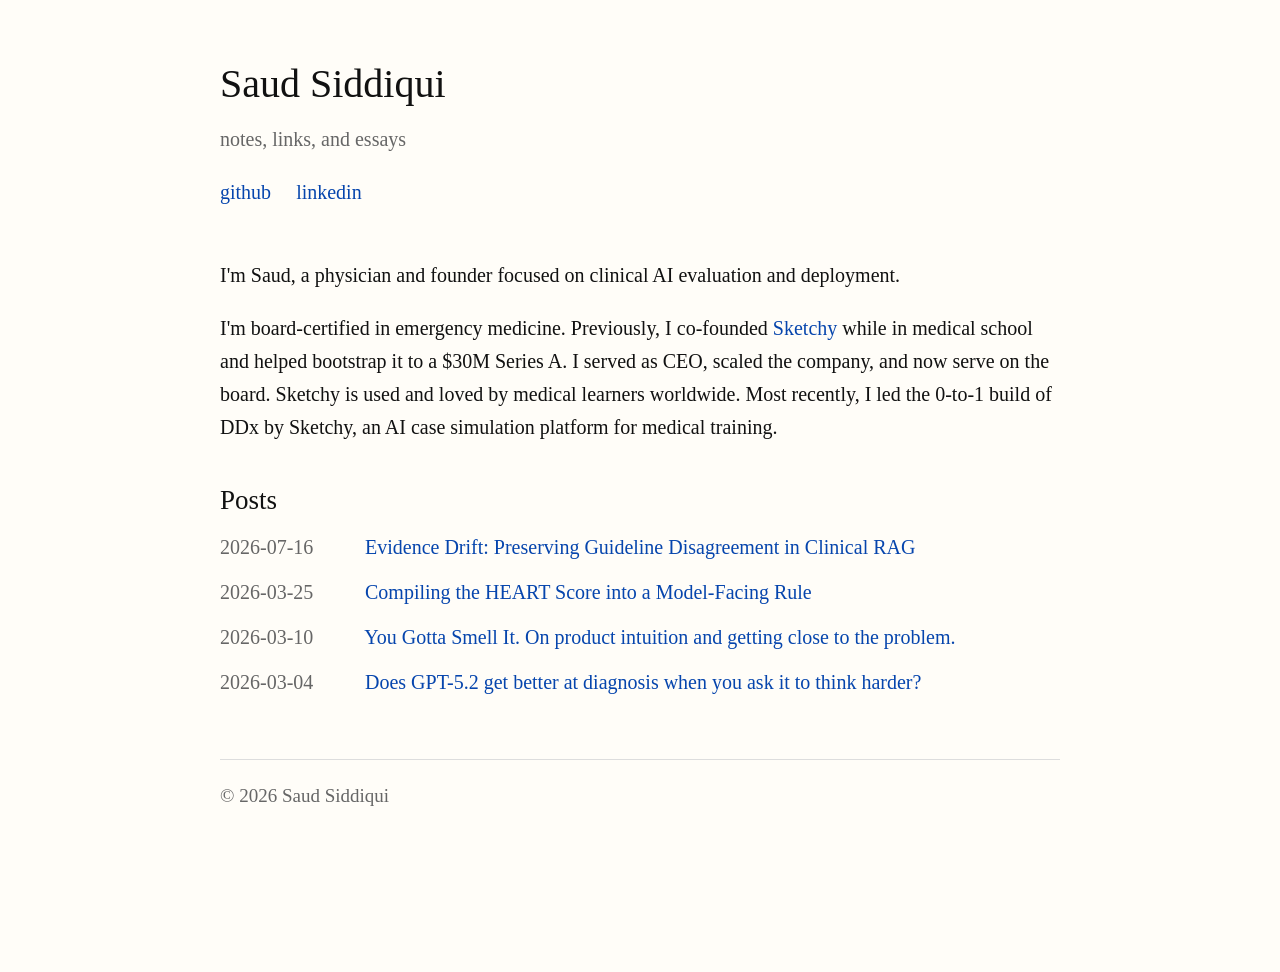
<file: index.html>
<!doctype html>
<html lang="en">
<head>
  <meta charset="utf-8">
  <meta name="viewport" content="width=device-width, initial-scale=1">
  <title>Saud Siddiqui</title>
  <meta name="description" content="Essays, notes, and projects on AI, medicine, and startups.">
  <link rel="stylesheet" href="/style.css">
</head>
<body>
  <main class="wrap">
    <header class="site-header">
      <h1><a href="/">Saud Siddiqui</a></h1>
      <p class="tagline">notes, links, and essays</p>

      <nav class="nav">
        <a href="https://github.com/sidoody">github</a>
         <a href=" https://www.linkedin.com/in/saudsiddmd/">linkedin</a>
       
      </nav>
    </header>

    <section>
      <p>
        I'm Saud, a physician and founder focused on clinical AI evaluation and deployment. 
      </p>
      <p>
        I'm board-certified in emergency medicine. Previously, I co-founded <a href="https://www.sketchy.com/">Sketchy</a> while in medical school and helped bootstrap it to a $30M Series A. I served as CEO, scaled the company, and now serve on the board. Sketchy is used and loved by medical learners worldwide. Most recently, I led the 0-to-1 build of DDx by Sketchy, an AI case simulation platform for medical training.
      </p>
    </section>

    <section>
      <h2>Posts</h2>
      <ul class="postlist">
        <li>
          <span class="date">2026-07-16</span>
          <a href="/posts/evidence-drift.html">Evidence Drift: Preserving Guideline Disagreement in Clinical RAG</a>
        </li>

        <li>
          <span class="date">2026-03-25</span>
          <a href="/posts/heart-context-pack.html">Compiling the HEART Score into a Model-Facing Rule</a>
        </li>

        <li>
          <span class="date">2026-03-10</span>
          <a href="/posts/you-gotta-smell-it.html">You Gotta Smell It. On product intuition and getting close to the problem.</a>
        </li>

        <li>
          <span class="date">2026-03-04</span>
          <a href="/posts/gpt-52-ablation.html">Does GPT-5.2 get better at diagnosis when you ask it to think harder?</a>
        </li>
      </ul>
    </section>

    <footer class="footer">
      <p>
        © 2026 Saud Siddiqui
      </p>
    </footer>
  </main>
</body>
</html>
</file>
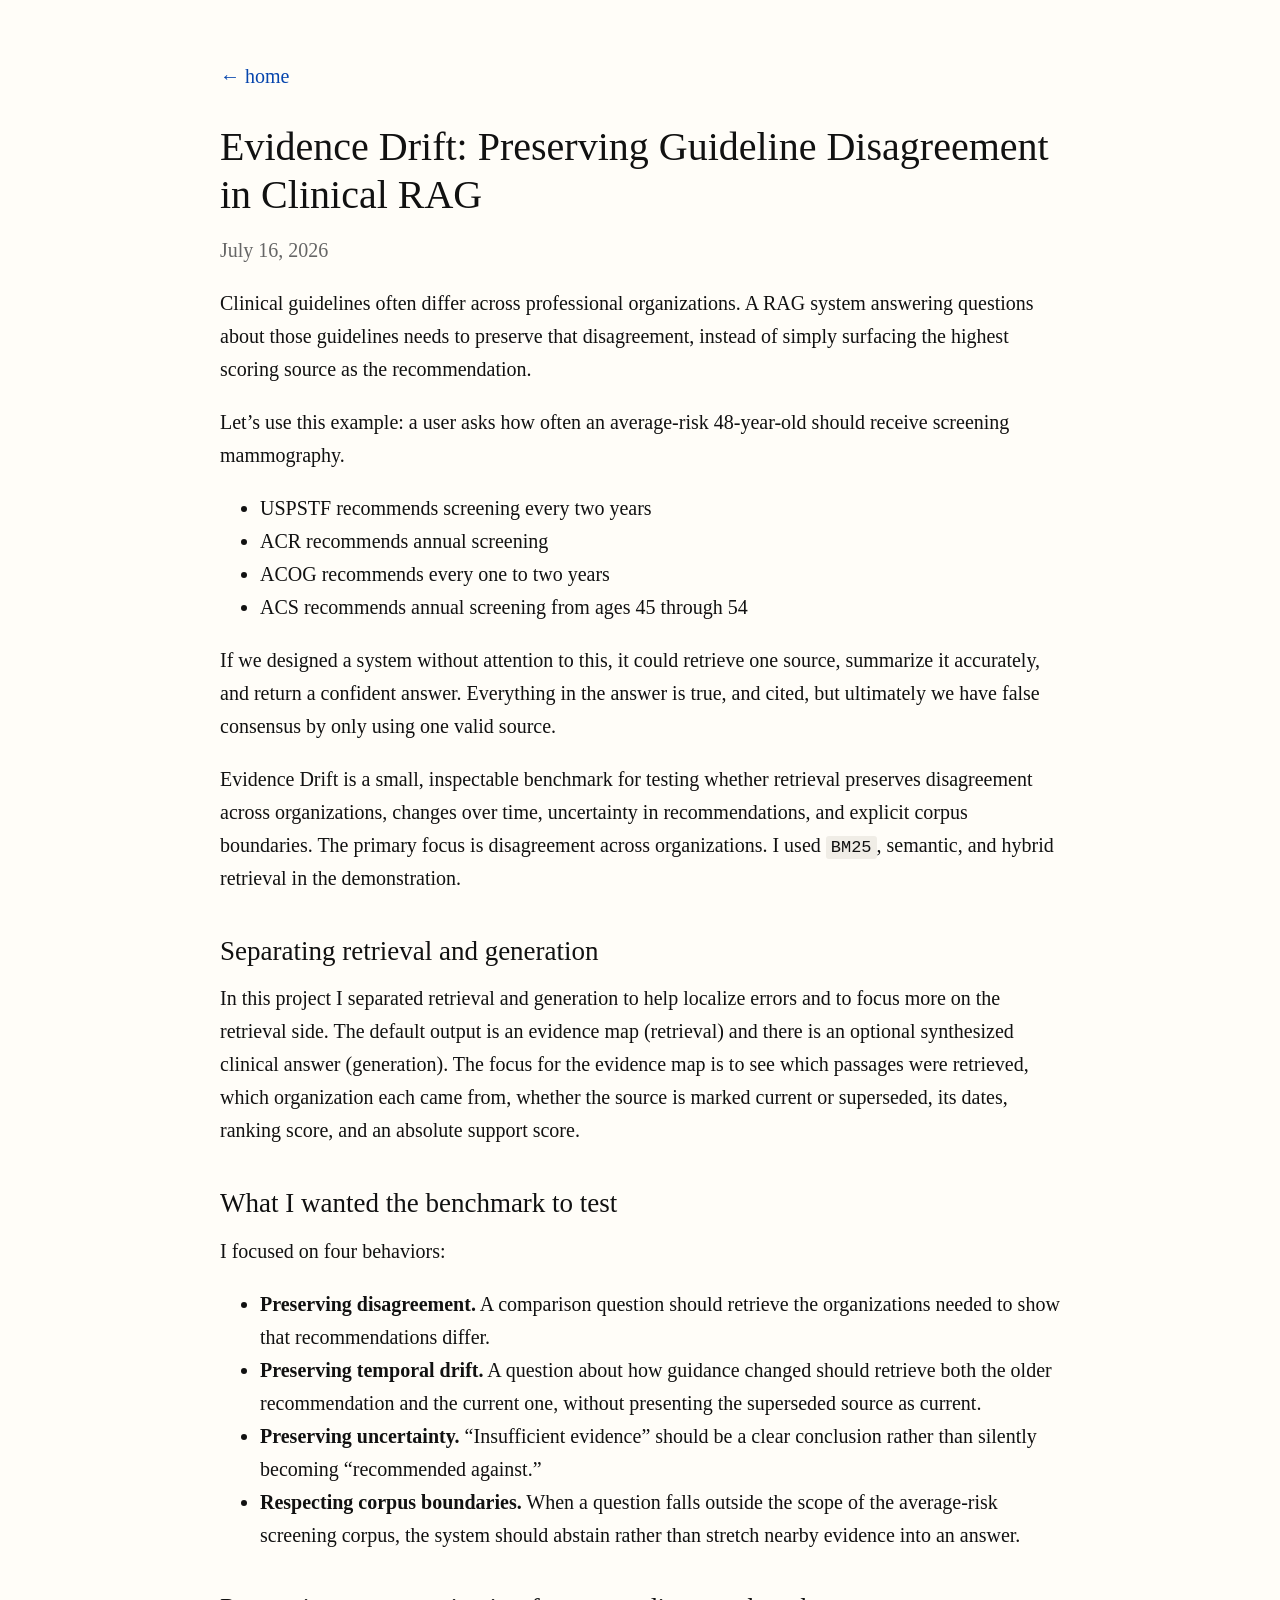
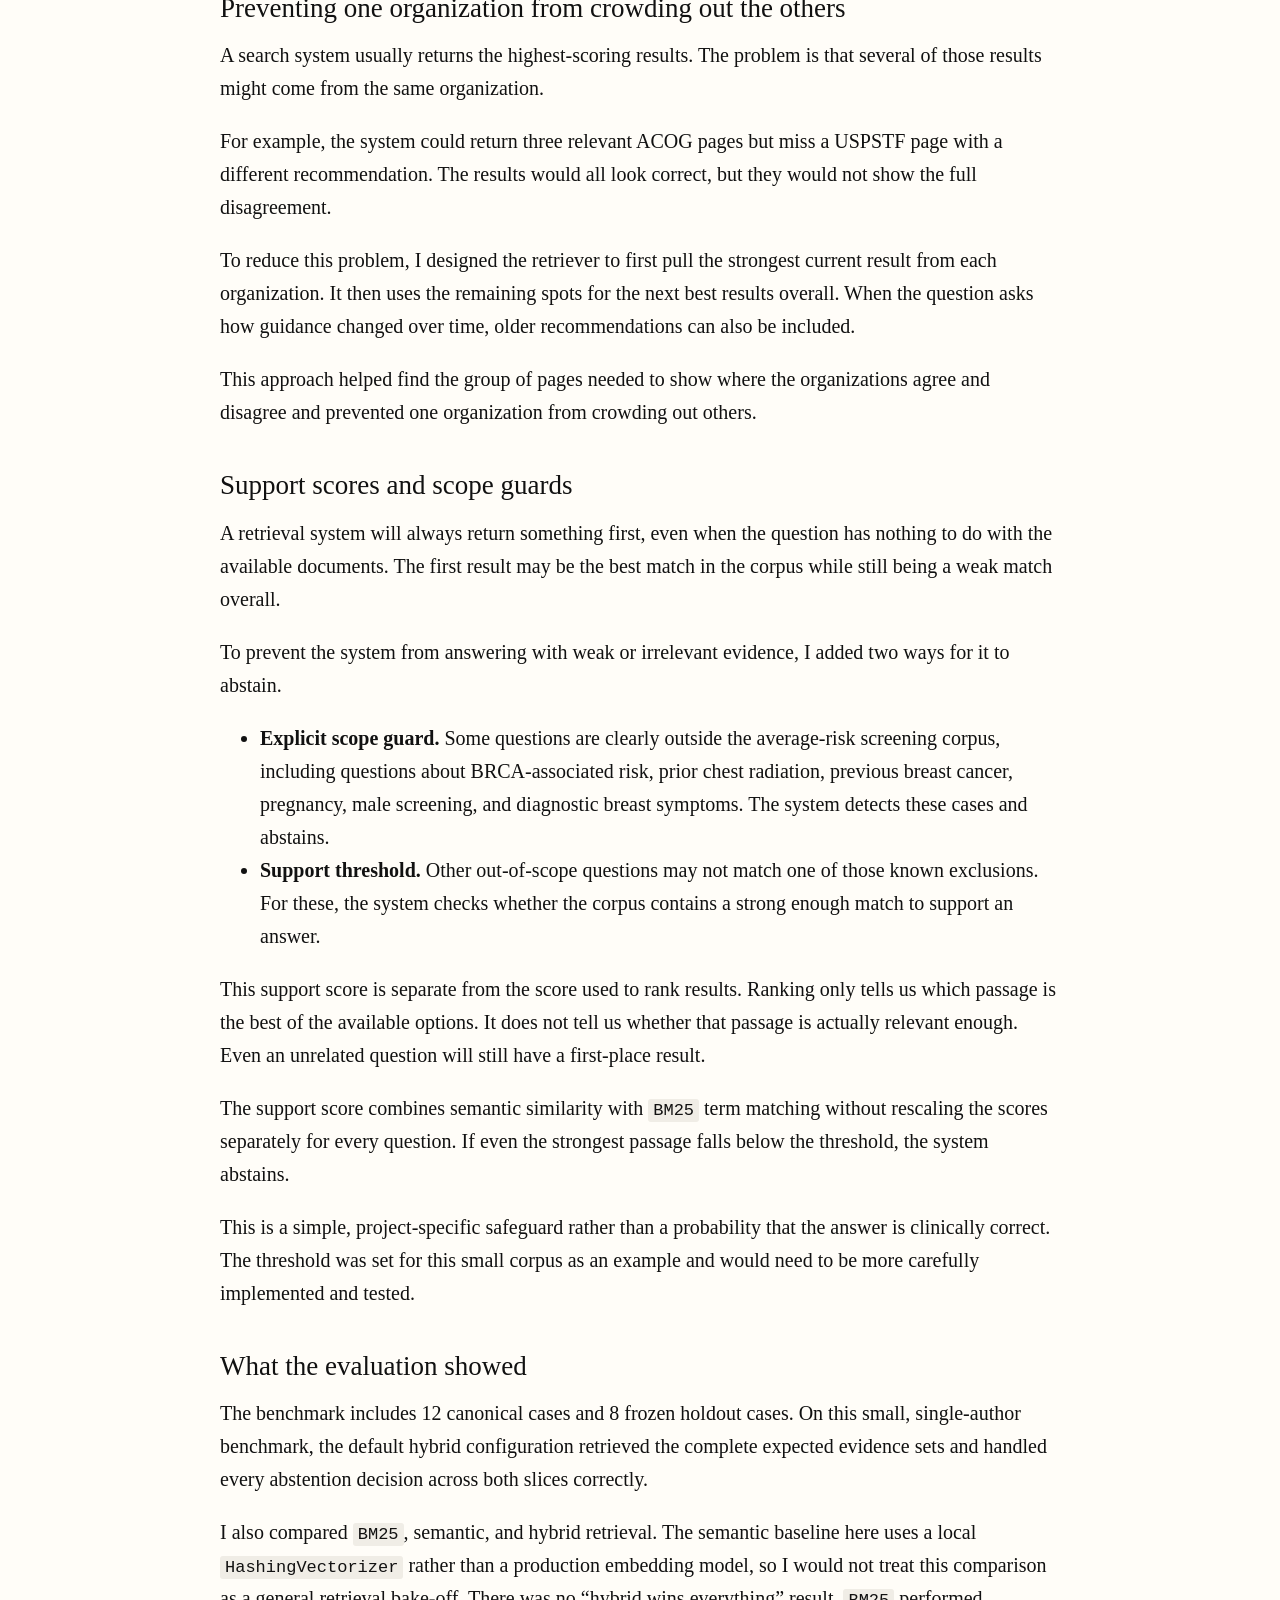
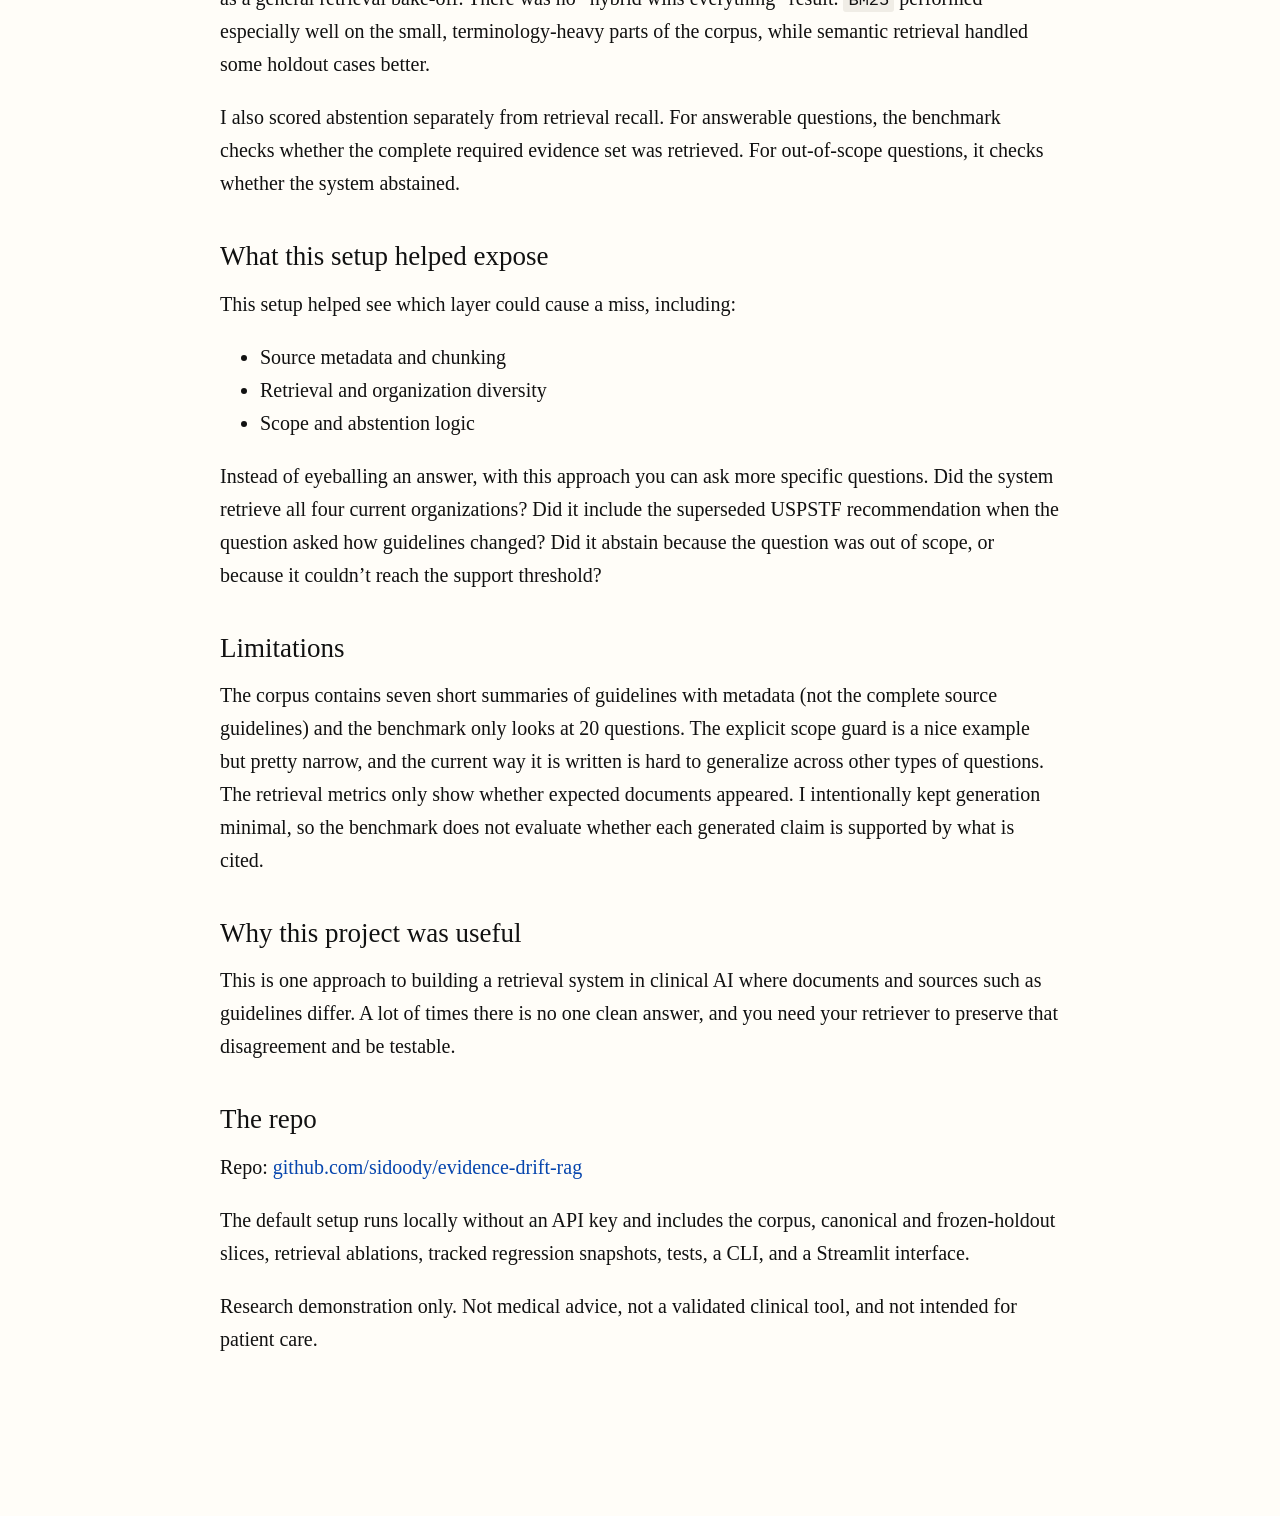
<file: posts/evidence-drift.html>
<!doctype html>
<html lang="en">
<head>
  <meta charset="utf-8">
  <meta name="viewport" content="width=device-width, initial-scale=1">
  <title>Evidence Drift: Preserving Guideline Disagreement in Clinical RAG</title>
  <meta name="description" content="A small, inspectable benchmark for testing whether clinical RAG preserves guideline disagreement, temporal drift, uncertainty, and corpus boundaries.">
  <link rel="stylesheet" href="/style.css">
</head>
<body>
  <main class="wrap">
    <p class="backlink"><a href="/">&larr; home</a></p>

    <article>
      <h1>Evidence Drift: Preserving Guideline Disagreement in Clinical RAG</h1>
      <p class="byline">July 16, 2026</p>

      <p>
        Clinical guidelines often differ across professional organizations. A RAG system answering questions about those guidelines needs to preserve that disagreement, instead of simply surfacing the highest scoring source as the recommendation.
      </p>

      <p>
        Let’s use this example: a user asks how often an average-risk 48-year-old should receive screening mammography.
      </p>

      <ul>
        <li>USPSTF recommends screening every two years</li>
        <li>ACR recommends annual screening</li>
        <li>ACOG recommends every one to two years</li>
        <li>ACS recommends annual screening from ages 45 through 54</li>
      </ul>

      <p>
        If we designed a system without attention to this, it could retrieve one source, summarize it accurately, and return a confident answer. Everything in the answer is true, and cited, but ultimately we have false consensus by only using one valid source.
      </p>

      <p>
        Evidence Drift is a small, inspectable benchmark for testing whether retrieval preserves disagreement across organizations, changes over time, uncertainty in recommendations, and explicit corpus boundaries. The primary focus is disagreement across organizations. I used <code>BM25</code>, semantic, and hybrid retrieval in the demonstration.
      </p>
      

      <h2>Separating retrieval and generation</h2>

      <p>
        In this project I separated retrieval and generation to help localize errors and to focus more on the retrieval side. The default output is an evidence map (retrieval) and there is an optional synthesized clinical answer (generation). The focus for the evidence map is to see which passages were retrieved, which organization each came from, whether the source is marked current or superseded, its dates, ranking score, and an absolute support score.
      </p>

      <h2>What I wanted the benchmark to test</h2>

      <p>
        I focused on four behaviors:
      </p>

      <ul>
        <li><strong>Preserving disagreement.</strong> A comparison question should retrieve the organizations needed to show that recommendations differ.</li>
        <li><strong>Preserving temporal drift.</strong> A question about how guidance changed should retrieve both the older recommendation and the current one, without presenting the superseded source as current.</li>
        <li><strong>Preserving uncertainty.</strong> “Insufficient evidence” should be a clear conclusion rather than silently becoming “recommended against.”</li>
        <li><strong>Respecting corpus boundaries.</strong> When a question falls outside the scope of the average-risk screening corpus, the system should abstain rather than stretch nearby evidence into an answer.</li>
      </ul>

      <h2>Preventing one organization from crowding out the others</h2>

      <p>
        A search system usually returns the highest-scoring results. The problem is that several of those results might come from the same organization.
      </p>

      <p>
        For example, the system could return three relevant ACOG pages but miss a USPSTF page with a different recommendation. The results would all look correct, but they would not show the full disagreement.
      </p>

      <p>
        To reduce this problem, I designed the retriever to first pull the strongest current result from each organization. It then uses the remaining spots for the next best results overall. When the question asks how guidance changed over time, older recommendations can also be included.
      </p>

      <p>
        This approach helped find the group of pages needed to show where the organizations agree and disagree and prevented one organization from crowding out others.
      </p>

      <h2>Support scores and scope guards</h2>

      <p>
        A retrieval system will always return something first, even when the question has nothing to do with the available documents. The first result may be the best match in the corpus while still being a weak match overall.
      </p>

      <p>
        To prevent the system from answering with weak or irrelevant evidence, I added two ways for it to abstain.
      </p>

      <ul>
        <li><strong>Explicit scope guard.</strong> Some questions are clearly outside the average-risk screening corpus, including questions about BRCA-associated risk, prior chest radiation, previous breast cancer, pregnancy, male screening, and diagnostic breast symptoms. The system detects these cases and abstains.</li>
        <li><strong>Support threshold.</strong> Other out-of-scope questions may not match one of those known exclusions. For these, the system checks whether the corpus contains a strong enough match to support an answer.</li>
      </ul>

      <p>
        This support score is separate from the score used to rank results. Ranking only tells us which passage is the best of the available options. It does not tell us whether that passage is actually relevant enough. Even an unrelated question will still have a first-place result.
      </p>

      <p>
        The support score combines semantic similarity with <code>BM25</code> term matching without rescaling the scores separately for every question. If even the strongest passage falls below the threshold, the system abstains.
      </p>

      <p>
        This is a simple, project-specific safeguard rather than a probability that the answer is clinically correct. The threshold was set for this small corpus as an example and would need to be more carefully implemented and tested.
      </p>

      <h2>What the evaluation showed</h2>

      <p>
        The benchmark includes 12 canonical cases and 8 frozen holdout cases. On this small, single-author benchmark, the default hybrid configuration retrieved the complete expected evidence sets and handled every abstention decision across both slices correctly.
      </p>

      <p>
        I also compared <code>BM25</code>, semantic, and hybrid retrieval. The semantic baseline here uses a local <code>HashingVectorizer</code> rather than a production embedding model, so I would not treat this comparison as a general retrieval bake-off. There was no “hybrid wins everything” result. <code>BM25</code> performed especially well on the small, terminology-heavy parts of the corpus, while semantic retrieval handled some holdout cases better.
      </p>

      <p>
        I also scored abstention separately from retrieval recall. For answerable questions, the benchmark checks whether the complete required evidence set was retrieved. For out-of-scope questions, it checks whether the system abstained.
      </p>

      <h2>What this setup helped expose</h2>

      <p>
        This setup helped see which layer could cause a miss, including:
      </p>

      <ul>
        <li>Source metadata and chunking</li>
        <li>Retrieval and organization diversity</li>
        <li>Scope and abstention logic</li>
      </ul>

      <p>
        Instead of eyeballing an answer, with this approach you can ask more specific questions. Did the system retrieve all four current organizations? Did it include the superseded USPSTF recommendation when the question asked how guidelines changed? Did it abstain because the question was out of scope, or because it couldn’t reach the support threshold?
      </p>

      <h2>Limitations</h2>

      <p>
        The corpus contains seven short summaries of guidelines with metadata (not the complete source guidelines) and the benchmark only looks at 20 questions. The explicit scope guard is a nice example but pretty narrow, and the current way it is written is hard to generalize across other types of questions. The retrieval metrics only show whether expected documents appeared. I intentionally kept generation minimal, so the benchmark does not evaluate whether each generated claim is supported by what is cited.
      </p>

      <h2>Why this project was useful</h2>

      <p>
        This is one approach to building a retrieval system in clinical AI where documents and sources such as guidelines differ. A lot of times there is no one clean answer, and you need your retriever to preserve that disagreement and be testable.
      </p>

      <h2>The repo</h2>

      <p>
        Repo: <a href="https://github.com/sidoody/evidence-drift-rag">github.com/sidoody/evidence-drift-rag</a>
      </p>

      <p>
        The default setup runs locally without an API key and includes the corpus, canonical and frozen-holdout slices, retrieval ablations, tracked regression snapshots, tests, a CLI, and a Streamlit interface.
      </p>

      <p>
        Research demonstration only. Not medical advice, not a validated clinical tool, and not intended for patient care.
      </p>

    </article>
  </main>
</body>
</html>
</file>
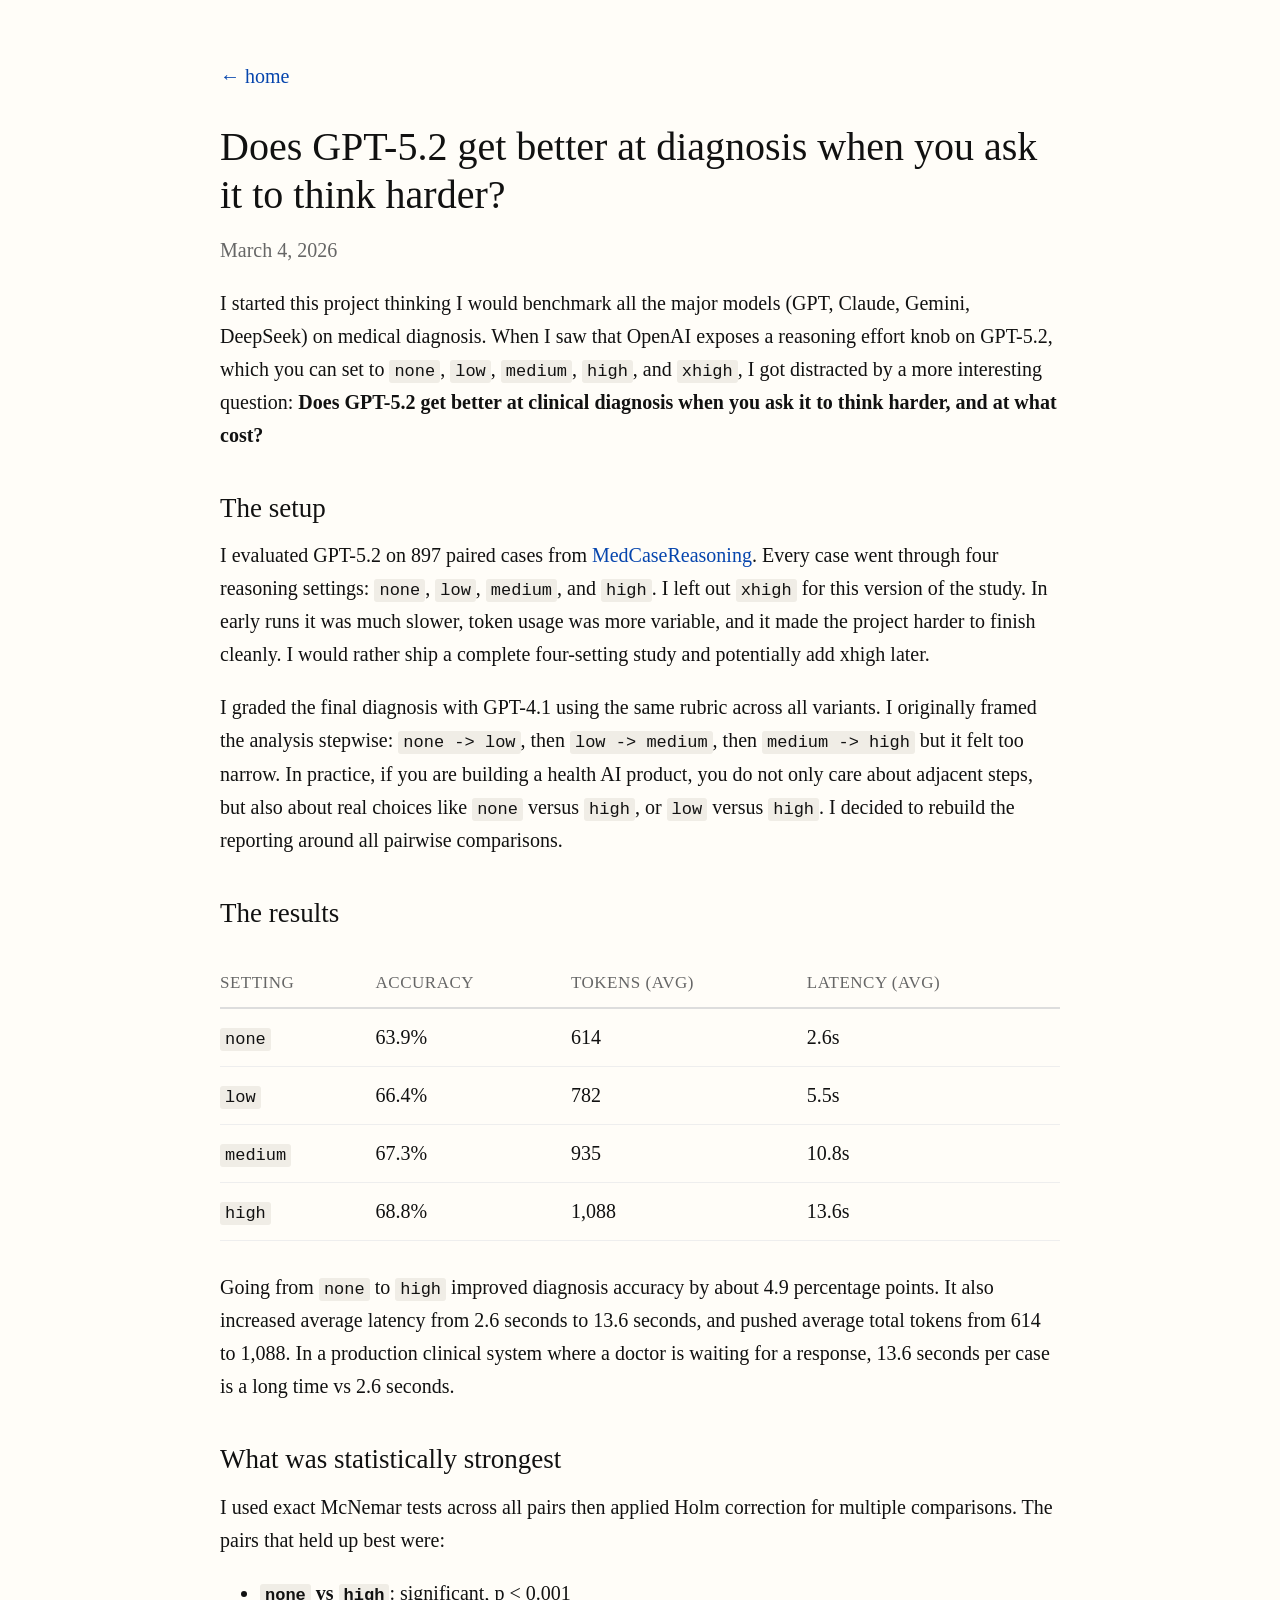
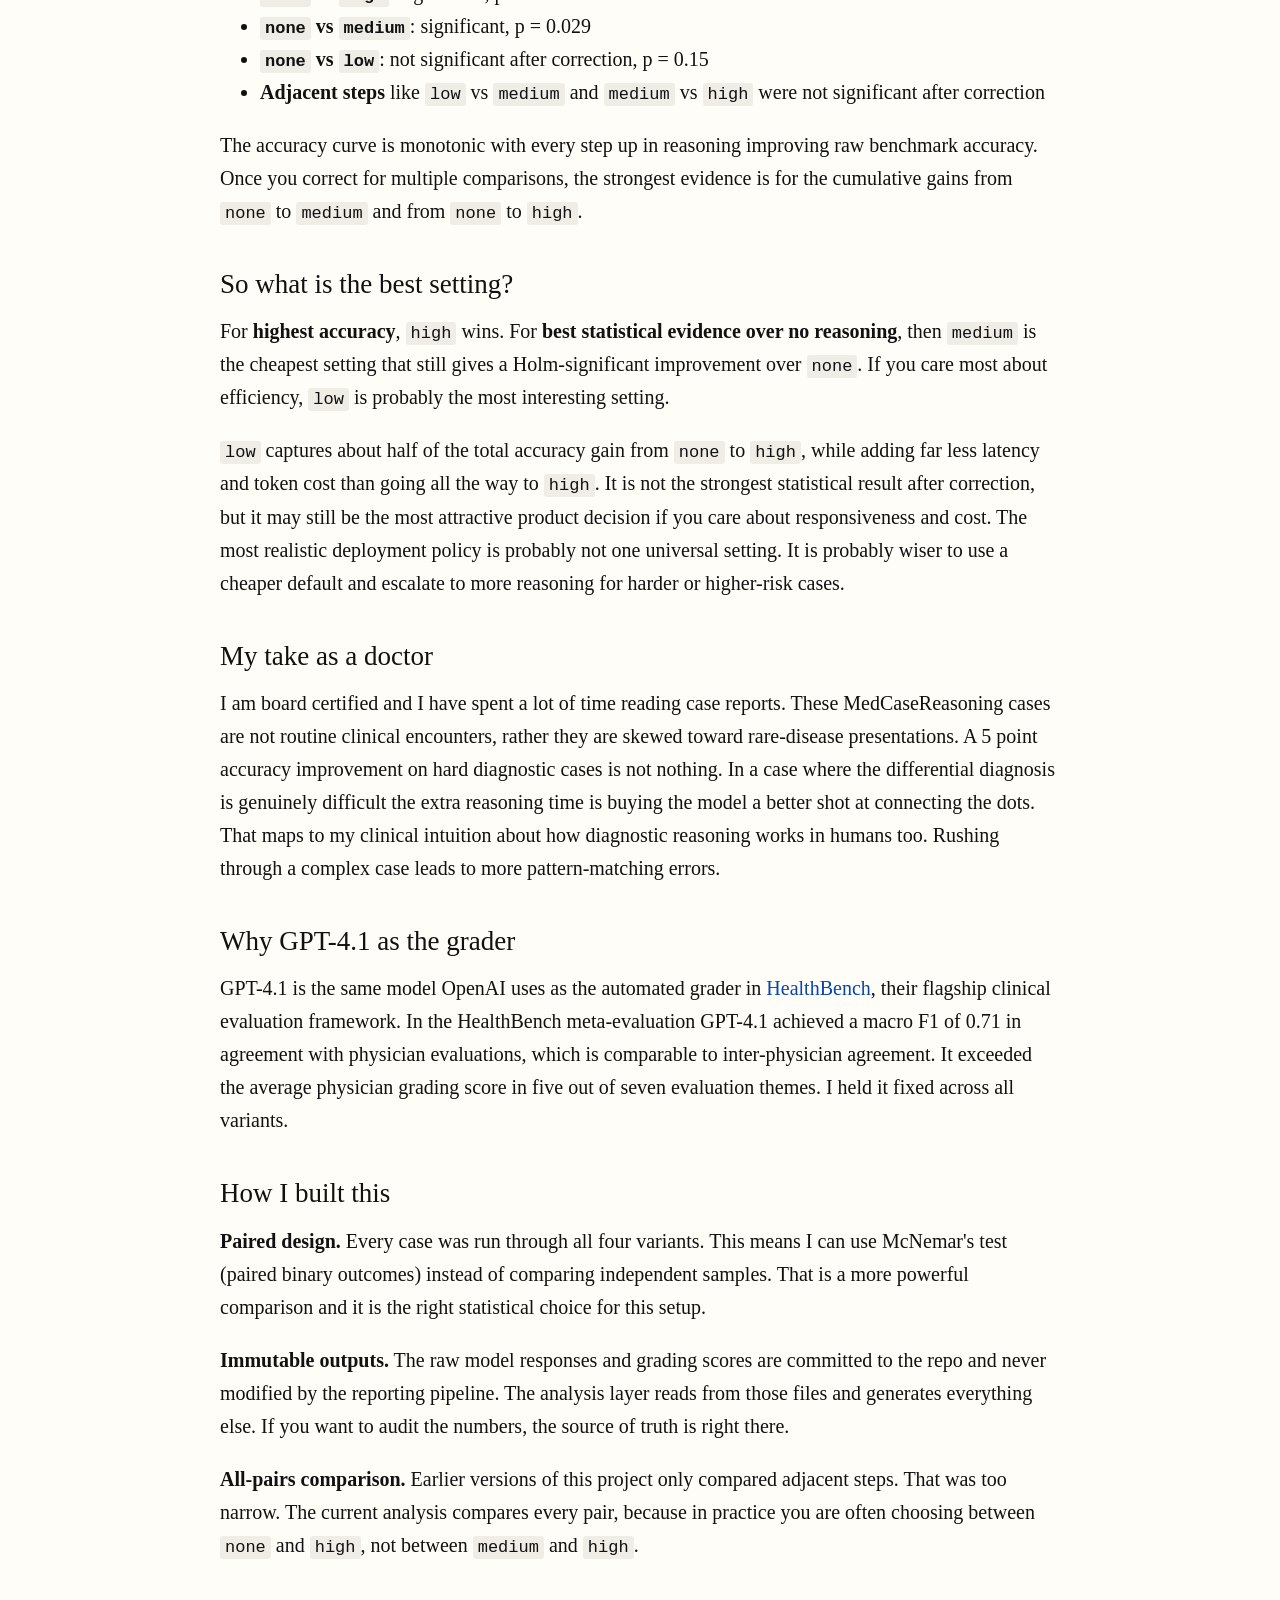
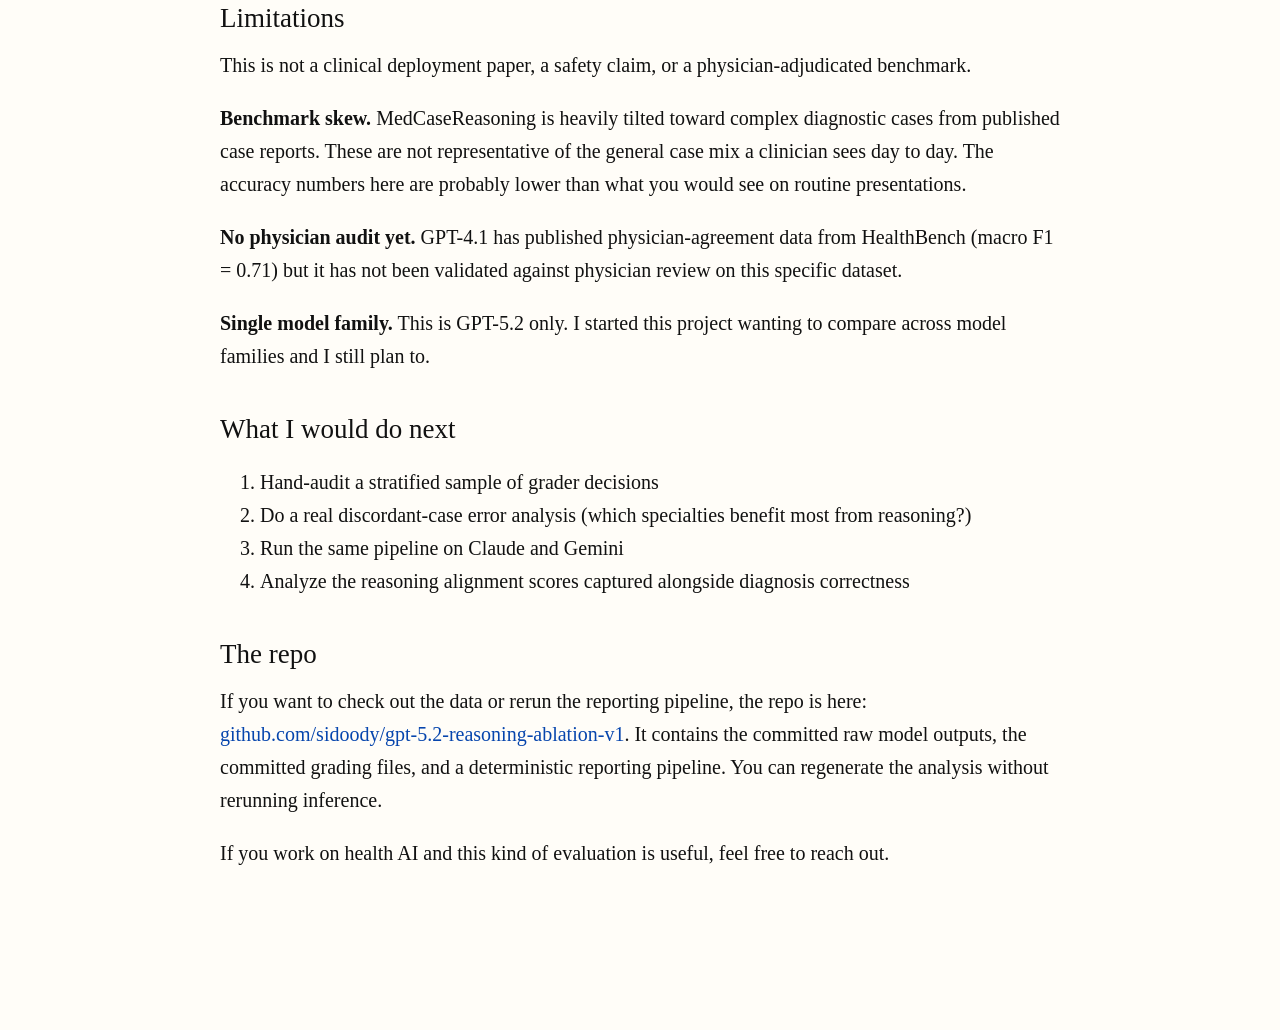
<file: posts/first-post.html>
<!doctype html>
<html lang="en">
<head>
  <meta charset="utf-8">
  <meta name="viewport" content="width=device-width, initial-scale=1">
  <title>Does GPT-5.2 get better at diagnosis when you ask it to think harder?</title>
  <meta name="description" content="I ran a reasoning effort ablation on GPT-5.2 across 897 paired clinical benchmark cases. More reasoning helped, but the tradeoff between accuracy, latency, and cost was not linear.">
  <link rel="stylesheet" href="/style.css">
</head>
<body>
  <main class="wrap">
    <p class="backlink"><a href="/">← home</a></p>

    <article>
      <h1>Does GPT-5.2 get better at diagnosis when you ask it to think harder?</h1>
      <p class="byline">March 4, 2026</p>

      <p>
        I started this project thinking I would benchmark all the major models (GPT, Claude, Gemini, DeepSeek) on medical diagnosis. When I saw that OpenAI exposes a reasoning effort knob on GPT-5.2, which you can set to <code>none</code>, <code>low</code>, <code>medium</code>, <code>high</code>, and <code>xhigh</code>, I got distracted by a more interesting question: <strong>Does GPT-5.2 get better at clinical diagnosis when you ask it to think harder, and at what cost?</strong>
      </p>

      <h2>The setup</h2>

      <p>
        I evaluated GPT-5.2 on 897 paired cases from <a href="https://huggingface.co/datasets/zou-lab/MedCaseReasoning">MedCaseReasoning</a>. Every case went through four reasoning settings: <code>none</code>, <code>low</code>, <code>medium</code>, and <code>high</code>. I left out <code>xhigh</code> for this version of the study. In early runs it was much slower, token usage was more variable, and it made the project harder to finish cleanly. I would rather ship a complete four-setting study and potentially add xhigh later.
      </p>

      <p>
        I graded the final diagnosis with GPT-4.1 using the same rubric across all variants. I originally framed the analysis stepwise: <code>none -&gt; low</code>, then <code>low -&gt; medium</code>, then <code>medium -&gt; high</code> but it felt too narrow. In practice, if you are building a health AI product, you do not only care about adjacent steps, but also about real choices like <code>none</code> versus <code>high</code>, or <code>low</code> versus <code>high</code>. I decided to rebuild the reporting around all pairwise comparisons.
      </p>

      <h2>The results</h2>

      <table>
        <thead>
          <tr>
            <th>Setting</th>
            <th>Accuracy</th>
            <th>Tokens (avg)</th>
            <th>Latency (avg)</th>
          </tr>
        </thead>
        <tbody>
          <tr>
            <td><code>none</code></td>
            <td>63.9%</td>
            <td>614</td>
            <td>2.6s</td>
          </tr>
          <tr>
            <td><code>low</code></td>
            <td>66.4%</td>
            <td>782</td>
            <td>5.5s</td>
          </tr>
          <tr>
            <td><code>medium</code></td>
            <td>67.3%</td>
            <td>935</td>
            <td>10.8s</td>
          </tr>
          <tr>
            <td><code>high</code></td>
            <td>68.8%</td>
            <td>1,088</td>
            <td>13.6s</td>
          </tr>
        </tbody>
      </table>

      <p>
        Going from <code>none</code> to <code>high</code> improved diagnosis accuracy by about 4.9 percentage points. It also increased average latency from 2.6 seconds to 13.6 seconds, and pushed average total tokens from 614 to 1,088. In a production clinical system where a doctor is waiting for a response, 13.6 seconds per case is a long time vs 2.6 seconds.
      </p>

      <h2>What was statistically strongest</h2>

      <p>
        I used exact McNemar tests across all pairs then applied Holm correction for multiple comparisons. The pairs that held up best were:
      </p>

      <ul>
        <li><strong><code>none</code> vs <code>high</code></strong>: significant, p &lt; 0.001</li>
        <li><strong><code>none</code> vs <code>medium</code></strong>: significant, p = 0.029</li>
        <li><strong><code>none</code> vs <code>low</code></strong>: not significant after correction, p = 0.15</li>
        <li><strong>Adjacent steps</strong> like <code>low</code> vs <code>medium</code> and <code>medium</code> vs <code>high</code> were not significant after correction</li>
      </ul>

      <p>
        The accuracy curve is monotonic with every step up in reasoning improving raw benchmark accuracy. Once you correct for multiple comparisons, the strongest evidence is for the cumulative gains from <code>none</code> to <code>medium</code> and from <code>none</code> to <code>high</code>. 
      </p>

      <h2>So what is the best setting?</h2>

      <p>
        For <strong>highest accuracy</strong>, <code>high</code> wins. For <strong>best statistical evidence over no reasoning</strong>, then <code>medium</code> is the cheapest setting that still gives a Holm-significant improvement over <code>none</code>. If you care most about efficiency, <code>low</code> is probably the most interesting setting.
      </p>

      <p>
        <code>low</code> captures about half of the total accuracy gain from <code>none</code> to <code>high</code>, while adding far less latency and token cost than going all the way to <code>high</code>. It is not the strongest statistical result after correction, but it may still be the most attractive product decision if you care about responsiveness and cost. The most realistic deployment policy is probably not one universal setting. It is probably wiser to use a cheaper default and escalate to more reasoning for harder or higher-risk cases.
      </p>

      <h2>My take as a doctor</h2>

      <p>
        I am board certified and I have spent a lot of time reading case reports. These MedCaseReasoning cases are not routine clinical encounters, rather they are skewed toward rare-disease presentations. A 5 point accuracy improvement on hard diagnostic cases is not nothing. In a case where the differential diagnosis is genuinely difficult the extra reasoning time is buying the model a better shot at connecting the dots. That maps to my clinical intuition about how diagnostic reasoning works in humans too. Rushing through a complex case leads to more pattern-matching errors.
      </p>

      <h2>Why GPT-4.1 as the grader</h2>

      <p>
        GPT-4.1 is the same model OpenAI uses as the automated grader in <a href="https://openai.com/index/healthbench/">HealthBench</a>, their flagship clinical evaluation framework. In the HealthBench meta-evaluation GPT-4.1 achieved a macro F1 of 0.71 in agreement with physician evaluations, which is comparable to inter-physician agreement. It exceeded the average physician grading score in five out of seven evaluation themes. I held it fixed across all variants.
      </p>

      <h2>How I built this</h2>

      <p>
        <strong>Paired design.</strong> Every case was run through all four variants. This means I can use McNemar's test (paired binary outcomes) instead of comparing independent samples. That is a more powerful comparison and it is the right statistical choice for this setup.
      </p>

      <p>
        <strong>Immutable outputs.</strong> The raw model responses and grading scores are committed to the repo and never modified by the reporting pipeline. The analysis layer reads from those files and generates everything else. If you want to audit the numbers, the source of truth is right there.
      </p>

      <p>
        <strong>All-pairs comparison.</strong> Earlier versions of this project only compared adjacent steps. That was too narrow. The current analysis compares every pair, because in practice you are often choosing between <code>none</code> and <code>high</code>, not between <code>medium</code> and <code>high</code>.
      </p>

      <h2>Limitations</h2>

      <p>
        This is not a clinical deployment paper, a safety claim, or a physician-adjudicated benchmark.
      </p>

      <p>
        <strong>Benchmark skew.</strong> MedCaseReasoning is heavily tilted toward complex diagnostic cases from published case reports. These are not representative of the general case mix a clinician sees day to day. The accuracy numbers here are probably lower than what you would see on routine presentations.
      </p>

      <p>
        <strong>No physician audit yet.</strong> GPT-4.1 has published physician-agreement data from HealthBench (macro F1 = 0.71) but it has not been validated against physician review on this specific dataset.
      </p>

      <p>
        <strong>Single model family.</strong> This is GPT-5.2 only. I started this project wanting to compare across model families and I still plan to. 
      </p>

      <h2>What I would do next</h2>

      <ol>
        <li>Hand-audit a stratified sample of grader decisions</li>
        <li>Do a real discordant-case error analysis (which specialties benefit most from reasoning?)</li>
        <li>Run the same pipeline on Claude and Gemini</li>
         <li>Analyze the reasoning alignment scores captured alongside diagnosis correctness</li>
      </ol>

      <h2>The repo</h2>

      <p>
        If you want to check out the data or rerun the reporting pipeline, the repo is here:
        <a href="https://github.com/sidoody/gpt-5.2-reasoning-ablation-v1">github.com/sidoody/gpt-5.2-reasoning-ablation-v1</a>.
        It contains the committed raw model outputs, the committed grading files, and a deterministic reporting pipeline. You can regenerate the analysis without rerunning inference.
      </p>

      <p>
        If you work on health AI and this kind of evaluation is useful, feel free to reach out.
      </p>
    </article>
  </main>
</body>
</html>
</file>
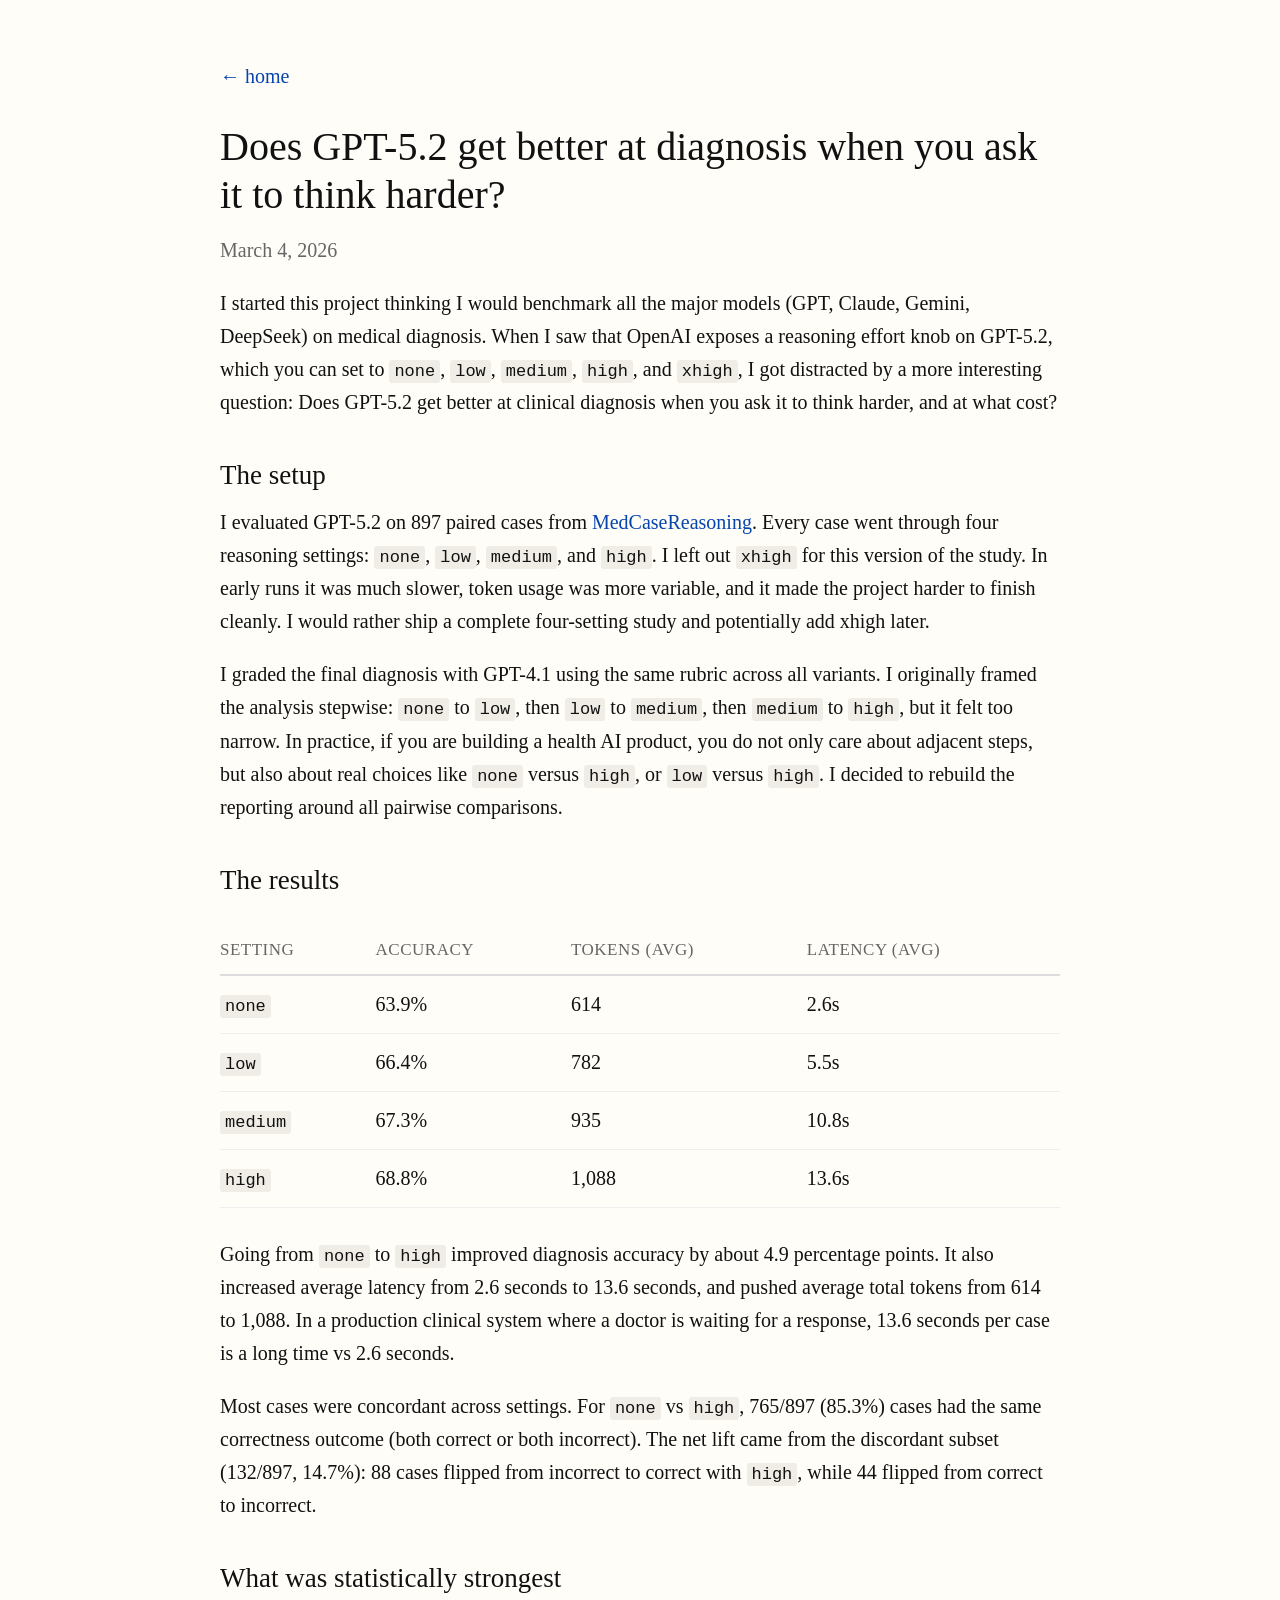
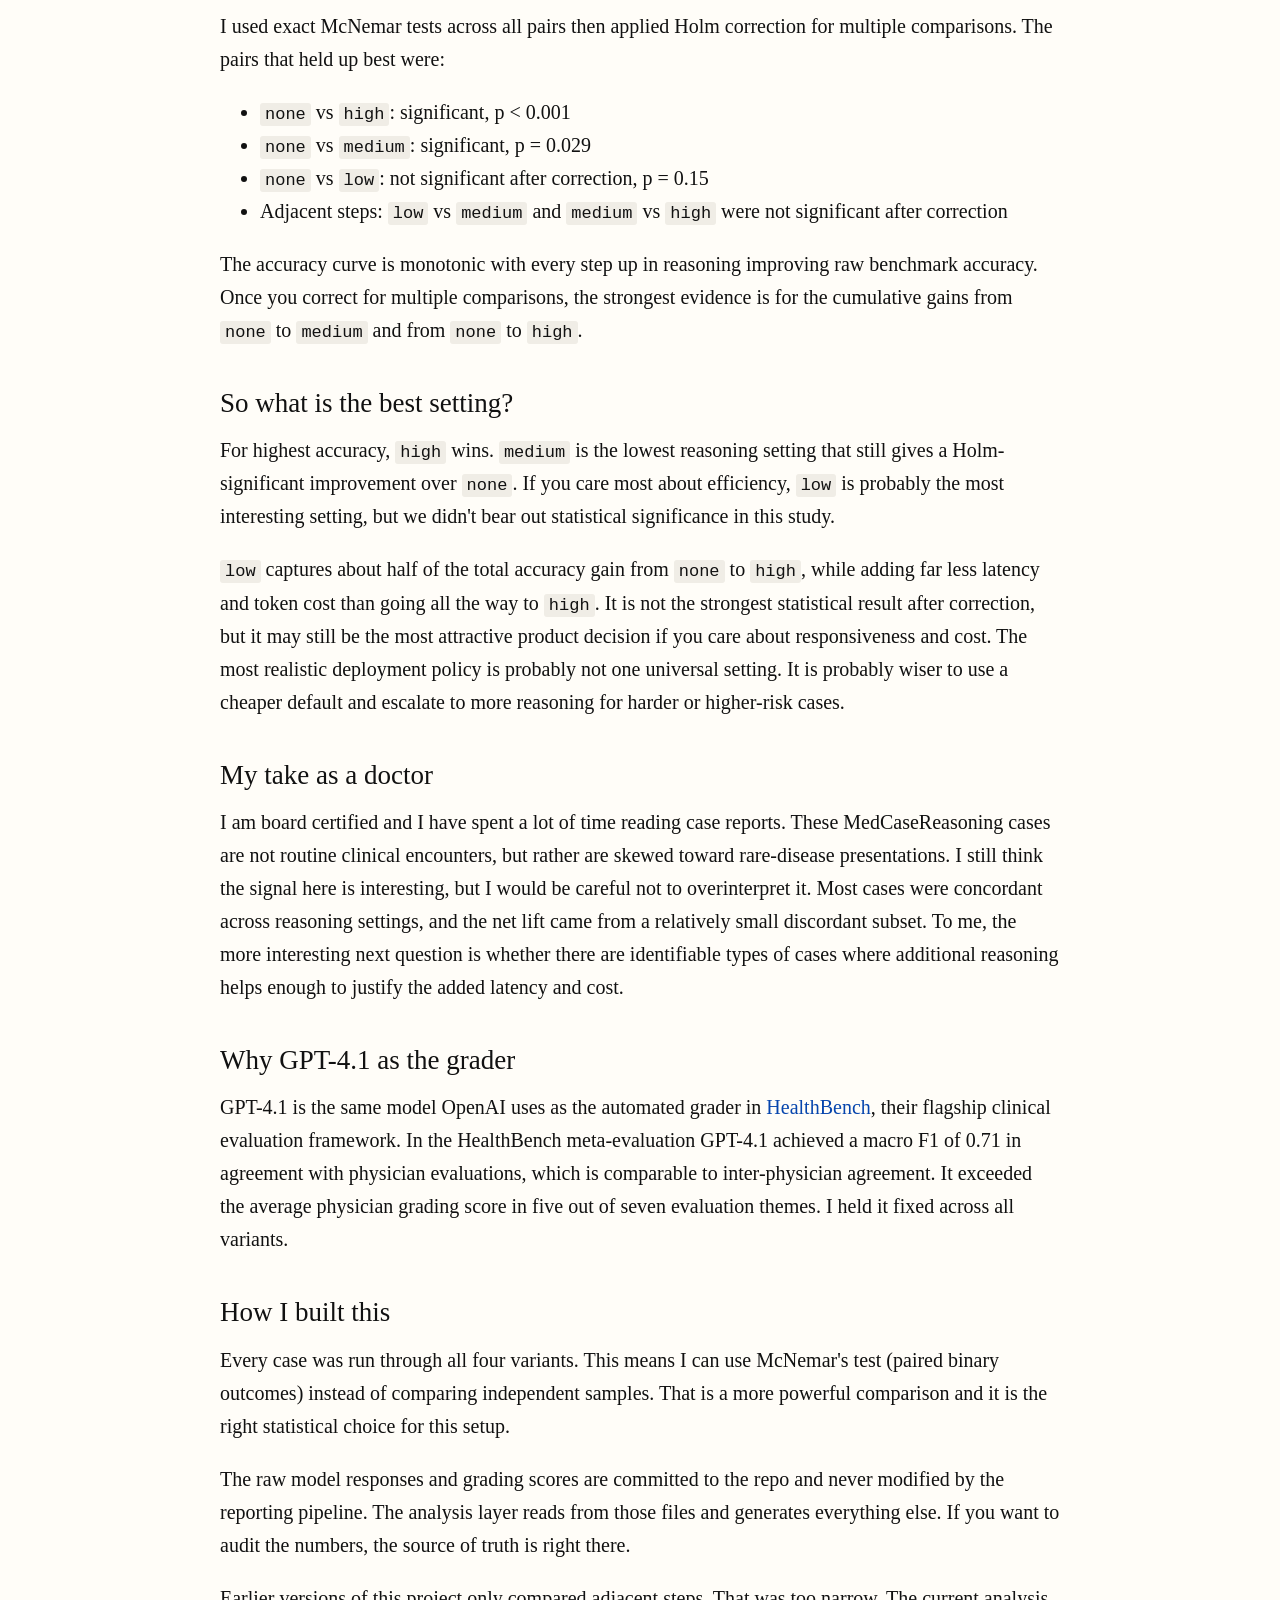
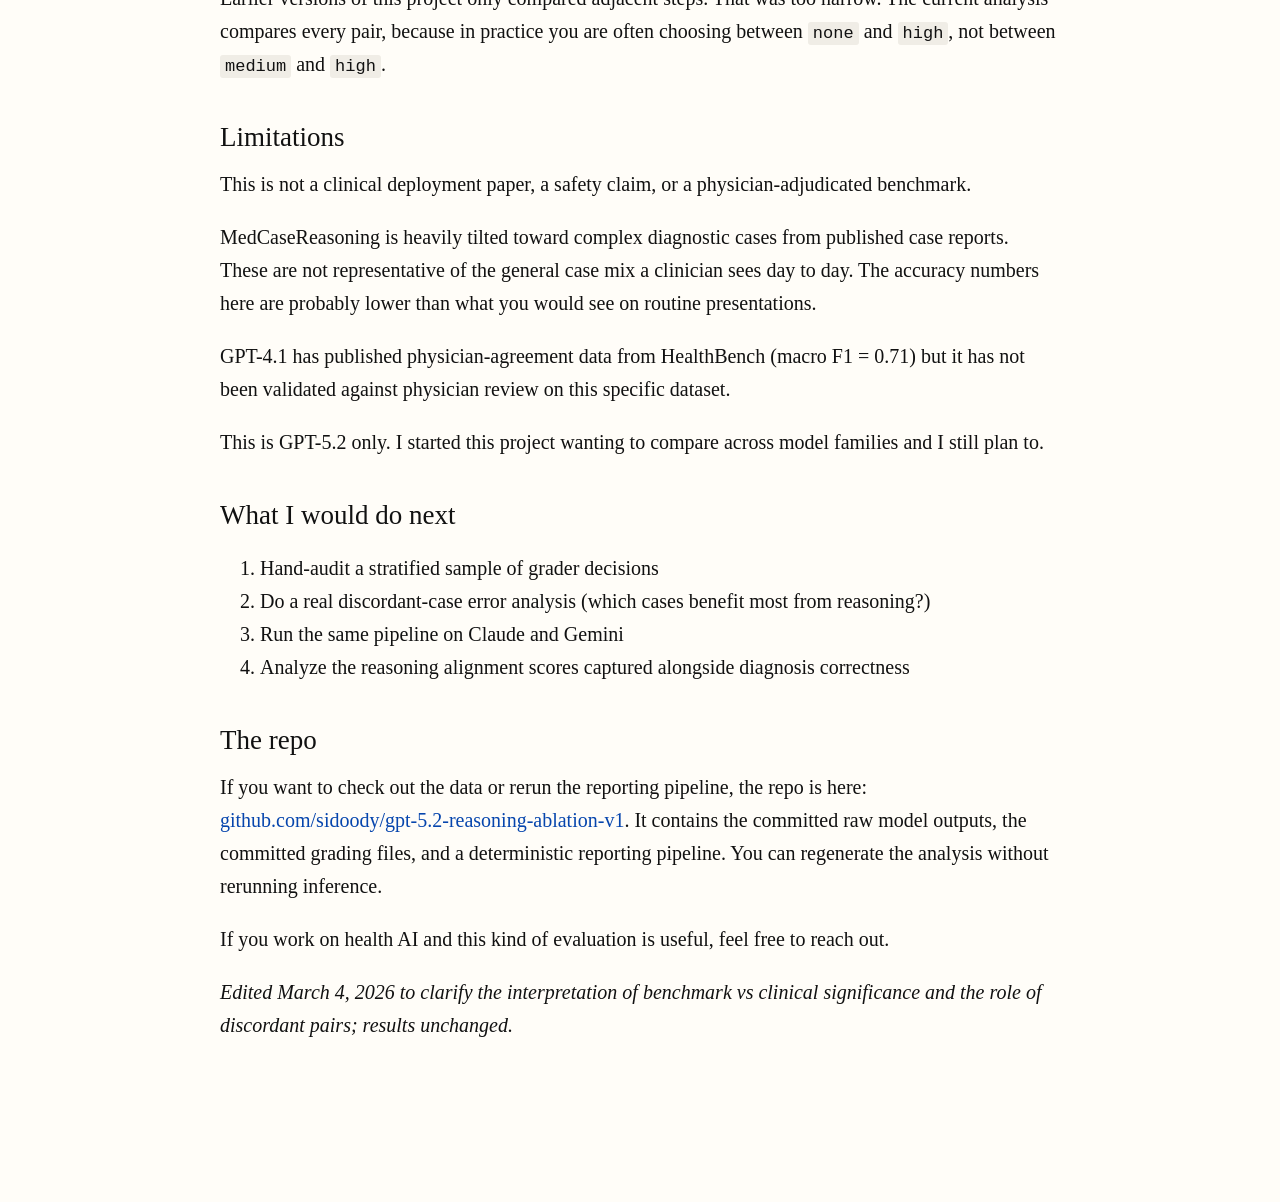
<file: posts/gpt-52-ablation.html>
<!doctype html>
<html lang="en">
<head>
  <meta charset="utf-8">
  <meta name="viewport" content="width=device-width, initial-scale=1">
  <title>Does GPT-5.2 get better at diagnosis when you ask it to think harder?</title>
  <meta name="description" content="I ran a reasoning effort ablation on GPT-5.2 across 897 paired clinical benchmark cases. More reasoning helped, but the tradeoff between accuracy, latency, and cost was not linear.">
  <link rel="stylesheet" href="/style.css">
</head>
<body>
  <main class="wrap">
    <p class="backlink"><a href="/">← home</a></p>

    <article>
      <h1>Does GPT-5.2 get better at diagnosis when you ask it to think harder?</h1>
      <p class="byline">March 4, 2026</p>


      <p>
        I started this project thinking I would benchmark all the major models (GPT, Claude, Gemini, DeepSeek) on medical diagnosis. When I saw that OpenAI exposes a reasoning effort knob on GPT-5.2, which you can set to <code>none</code>, <code>low</code>, <code>medium</code>, <code>high</code>, and <code>xhigh</code>, I got distracted by a more interesting question: Does GPT-5.2 get better at clinical diagnosis when you ask it to think harder, and at what cost?
      </p>

      <h2>The setup</h2>

      <p>
        I evaluated GPT-5.2 on 897 paired cases from <a href="https://huggingface.co/datasets/zou-lab/MedCaseReasoning">MedCaseReasoning</a>. Every case went through four reasoning settings: <code>none</code>, <code>low</code>, <code>medium</code>, and <code>high</code>. I left out <code>xhigh</code> for this version of the study. In early runs it was much slower, token usage was more variable, and it made the project harder to finish cleanly. I would rather ship a complete four-setting study and potentially add xhigh later.
      </p>

      <p>
        I graded the final diagnosis with GPT-4.1 using the same rubric across all variants. I originally framed the analysis stepwise: <code>none</code> to <code>low</code>, then <code>low</code> to <code>medium</code>, then <code>medium</code> to <code>high</code>, but it felt too narrow. In practice, if you are building a health AI product, you do not only care about adjacent steps, but also about real choices like <code>none</code> versus <code>high</code>, or <code>low</code> versus <code>high</code>. I decided to rebuild the reporting around all pairwise comparisons.
      </p>

      <h2>The results</h2>

      <table>
        <thead>
          <tr>
            <th>Setting</th>
            <th>Accuracy</th>
            <th>Tokens (avg)</th>
            <th>Latency (avg)</th>
          </tr>
        </thead>
        <tbody>
          <tr>
            <td><code>none</code></td>
            <td>63.9%</td>
            <td>614</td>
            <td>2.6s</td>
          </tr>
          <tr>
            <td><code>low</code></td>
            <td>66.4%</td>
            <td>782</td>
            <td>5.5s</td>
          </tr>
          <tr>
            <td><code>medium</code></td>
            <td>67.3%</td>
            <td>935</td>
            <td>10.8s</td>
          </tr>
          <tr>
            <td><code>high</code></td>
            <td>68.8%</td>
            <td>1,088</td>
            <td>13.6s</td>
          </tr>
        </tbody>
      </table>

      <p>
        Going from <code>none</code> to <code>high</code> improved diagnosis accuracy by about 4.9 percentage points. It also increased average latency from 2.6 seconds to 13.6 seconds, and pushed average total tokens from 614 to 1,088. In a production clinical system where a doctor is waiting for a response, 13.6 seconds per case is a long time vs 2.6 seconds.
      </p>
           <p>
  Most cases were concordant across settings. For <code>none</code> vs <code>high</code>, 765/897 (85.3%) cases had the same correctness outcome (both correct or both incorrect). The net lift came from the discordant subset (132/897, 14.7%): 88 cases flipped from incorrect to correct with <code>high</code>, while 44 flipped from correct to incorrect.
</p>

      <h2>What was statistically strongest</h2>

      <p>
        I used exact McNemar tests across all pairs then applied Holm correction for multiple comparisons. The pairs that held up best were:
      </p>

      <ul>
        <li><code>none</code> vs <code>high</code>: significant, p &lt; 0.001</li>
        <li><code>none</code> vs <code>medium</code>: significant, p = 0.029</li>
        <li><code>none</code> vs <code>low</code>: not significant after correction, p = 0.15</li>
        <li>Adjacent steps: <code>low</code> vs <code>medium</code> and <code>medium</code> vs <code>high</code> were not significant after correction</li>
      </ul>

      <p>
        The accuracy curve is monotonic with every step up in reasoning improving raw benchmark accuracy. Once you correct for multiple comparisons, the strongest evidence is for the cumulative gains from <code>none</code> to <code>medium</code> and from <code>none</code> to <code>high</code>. 
      </p>

      <h2>So what is the best setting?</h2>

      <p>
        For highest accuracy, <code>high</code> wins. <code>medium</code> is the lowest reasoning setting that still gives a Holm-significant improvement over <code>none</code>. If you care most about efficiency, <code>low</code> is probably the most interesting setting, but we didn't bear out statistical significance in this study.
      </p>

      <p>
        <code>low</code> captures about half of the total accuracy gain from <code>none</code> to <code>high</code>, while adding far less latency and token cost than going all the way to <code>high</code>. It is not the strongest statistical result after correction, but it may still be the most attractive product decision if you care about responsiveness and cost. The most realistic deployment policy is probably not one universal setting. It is probably wiser to use a cheaper default and escalate to more reasoning for harder or higher-risk cases.
      </p>

      <h2>My take as a doctor</h2>

    <p>
  I am board certified and I have spent a lot of time reading case reports. These MedCaseReasoning cases are not routine clinical encounters, but rather are skewed toward rare-disease presentations. I still think the signal here is interesting, but I would be careful not to overinterpret it. Most cases were concordant across reasoning settings, and the net lift came from a relatively small discordant subset. To me, the more interesting next question is whether there are identifiable types of cases where additional reasoning helps enough to justify the added latency and cost.
    </p>
 

      <h2>Why GPT-4.1 as the grader</h2>

      <p>
        GPT-4.1 is the same model OpenAI uses as the automated grader in <a href="https://openai.com/index/healthbench/">HealthBench</a>, their flagship clinical evaluation framework. In the HealthBench meta-evaluation GPT-4.1 achieved a macro F1 of 0.71 in agreement with physician evaluations, which is comparable to inter-physician agreement. It exceeded the average physician grading score in five out of seven evaluation themes. I held it fixed across all variants.
      </p>

      <h2>How I built this</h2>

      <p>
        Every case was run through all four variants. This means I can use McNemar's test (paired binary outcomes) instead of comparing independent samples. That is a more powerful comparison and it is the right statistical choice for this setup.
      </p>

      <p>
        The raw model responses and grading scores are committed to the repo and never modified by the reporting pipeline. The analysis layer reads from those files and generates everything else. If you want to audit the numbers, the source of truth is right there.
      </p>

      <p>
        Earlier versions of this project only compared adjacent steps. That was too narrow. The current analysis compares every pair, because in practice you are often choosing between <code>none</code> and <code>high</code>, not between <code>medium</code> and <code>high</code>.
      </p>

      <h2>Limitations</h2>

      <p>
        This is not a clinical deployment paper, a safety claim, or a physician-adjudicated benchmark.
      </p>

      <p>
        MedCaseReasoning is heavily tilted toward complex diagnostic cases from published case reports. These are not representative of the general case mix a clinician sees day to day. The accuracy numbers here are probably lower than what you would see on routine presentations.
      </p>

      <p>
        GPT-4.1 has published physician-agreement data from HealthBench (macro F1 = 0.71) but it has not been validated against physician review on this specific dataset.
      </p>

      <p>
        This is GPT-5.2 only. I started this project wanting to compare across model families and I still plan to. 
      </p>

      <h2>What I would do next</h2>

      <ol>
        <li>Hand-audit a stratified sample of grader decisions</li>
        <li>Do a real discordant-case error analysis (which cases benefit most from reasoning?)</li>
        <li>Run the same pipeline on Claude and Gemini</li>
         <li>Analyze the reasoning alignment scores captured alongside diagnosis correctness</li>
      </ol>

      <h2>The repo</h2>

      <p>
        If you want to check out the data or rerun the reporting pipeline, the repo is here:
        <a href="https://github.com/sidoody/gpt-5.2-reasoning-ablation-v1">github.com/sidoody/gpt-5.2-reasoning-ablation-v1</a>.
        It contains the committed raw model outputs, the committed grading files, and a deterministic reporting pipeline. You can regenerate the analysis without rerunning inference.
      </p>

      <p>
        If you work on health AI and this kind of evaluation is useful, feel free to reach out.
      </p>

     <p><em>Edited March 4, 2026 to clarify the interpretation of benchmark vs clinical significance and the role of discordant pairs; results unchanged.</em></p>
    </article>
  </main>
</body>
</html>
</file>
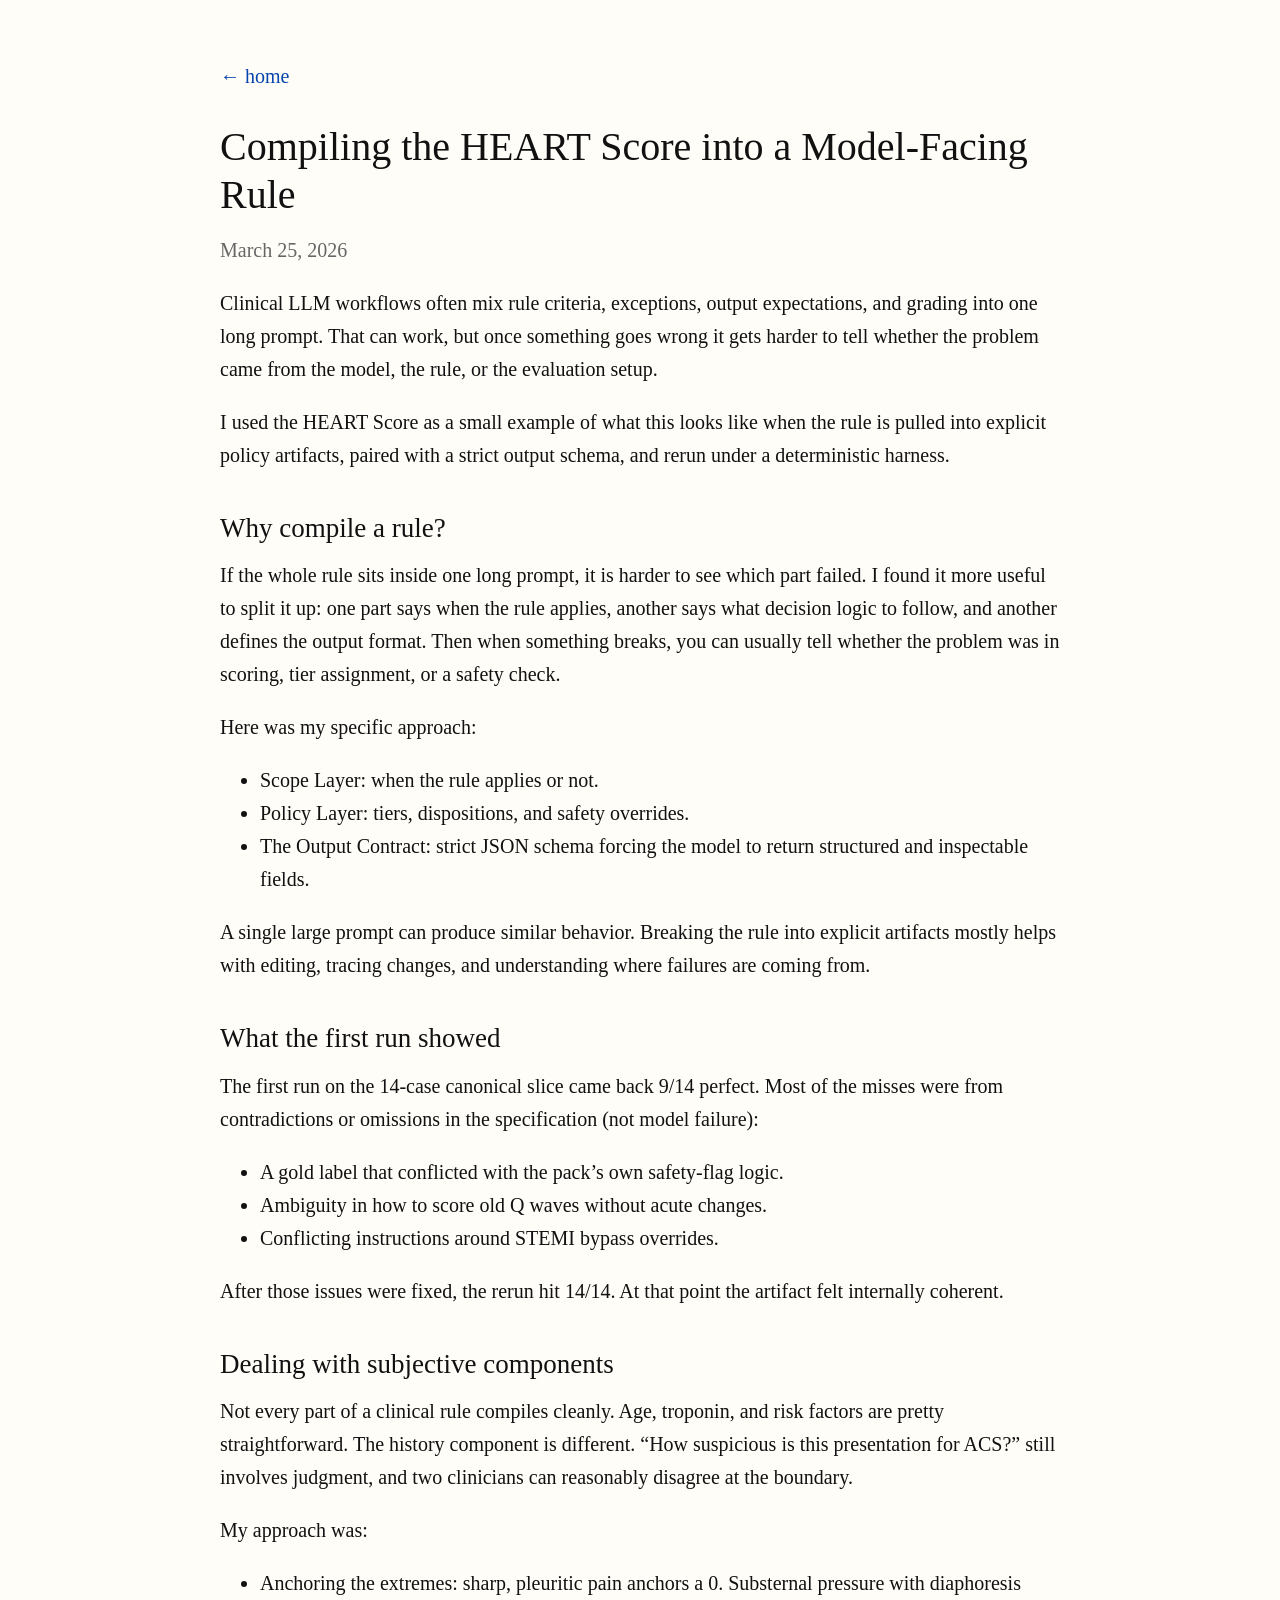
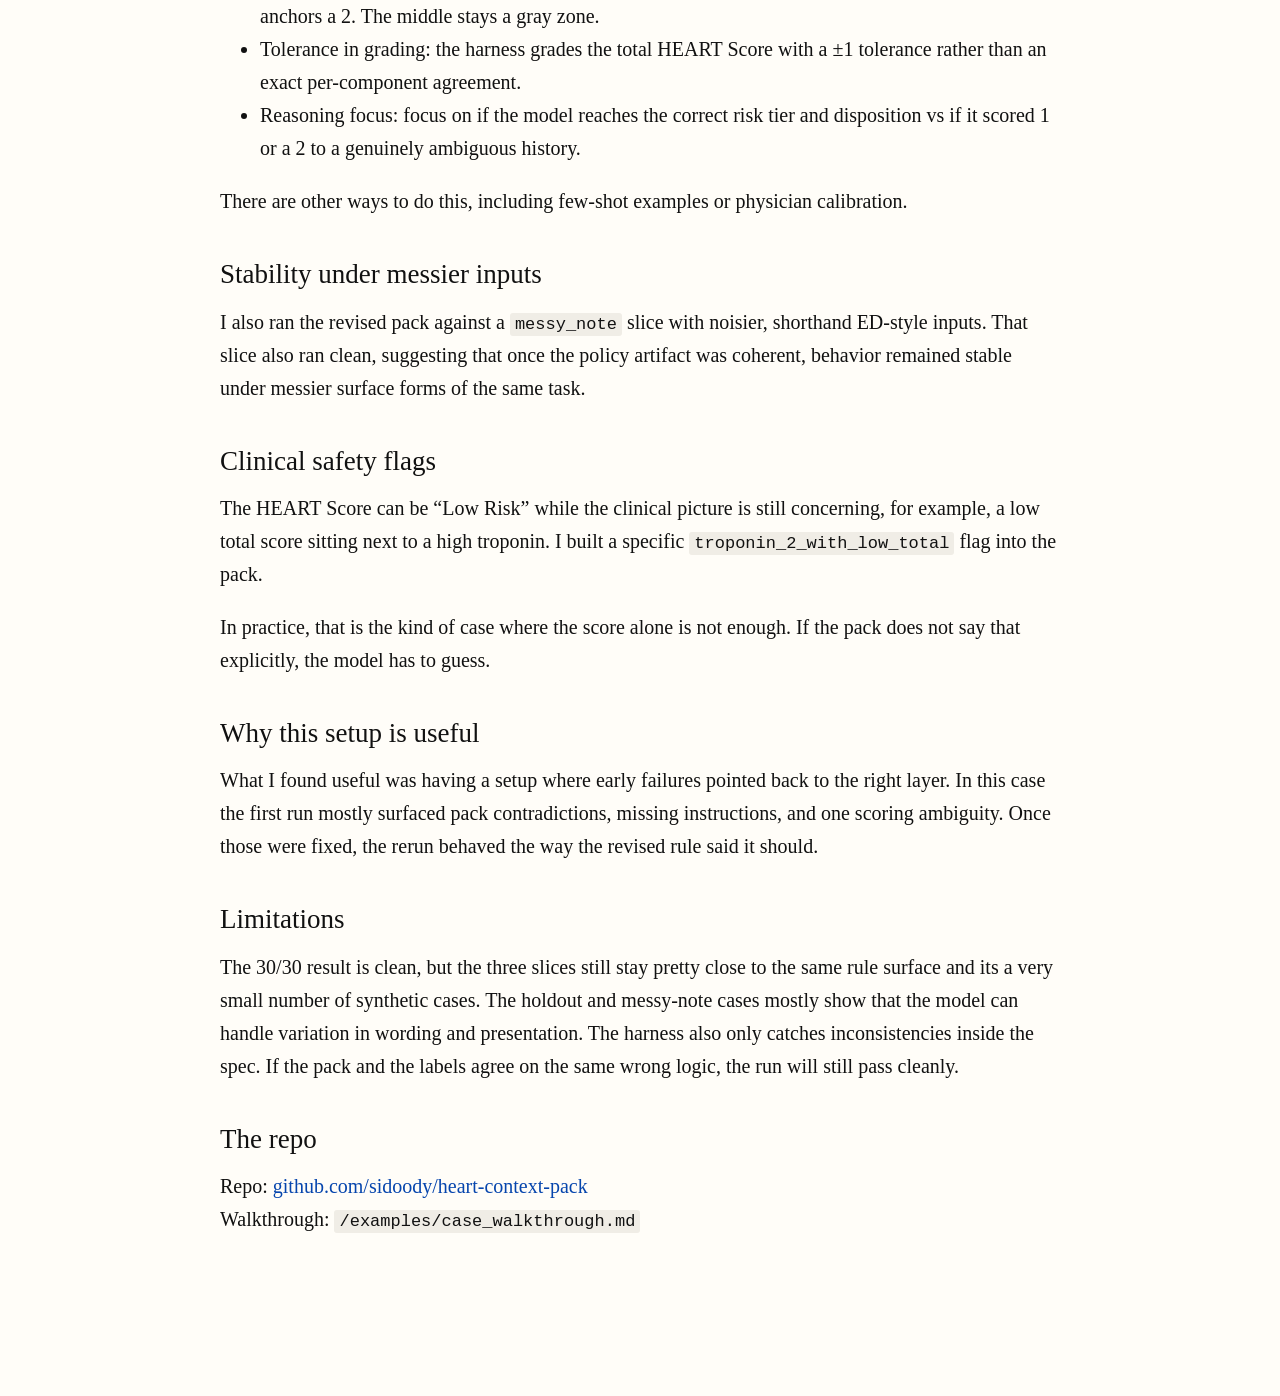
<file: posts/heart-context-pack.html>
<!doctype html>
<html lang="en">
<head>
  <meta charset="utf-8">
  <meta name="viewport" content="width=device-width, initial-scale=1">
  <title>Compiling the HEART Score into a Model-Facing Rule System</title>
  <meta name="description" content="A practical look at compiling the HEART Score into an explicit policy artifact with scope rules, layered safety overrides, and a strict JSON output contract.">
  <link rel="stylesheet" href="/style.css">
</head>
<body>
  <main class="wrap">
    <p class="backlink"><a href="/">&larr; home</a></p>

    <article>
      <h1>Compiling the HEART Score into a Model-Facing Rule</h1>
      <p class="byline">March 25, 2026</p>

      <p>
        Clinical LLM workflows often mix rule criteria, exceptions, output expectations, and grading into one long prompt. That can work, but once something goes wrong it gets harder to tell whether the problem came from the model, the rule, or the evaluation setup.
      
    </p>
      
      <p>
        I used the HEART Score as a small example of what this looks like when the rule is pulled into explicit policy artifacts, paired with a strict output schema, and rerun under a deterministic harness.
      </p>

      <h2>Why compile a rule?</h2>
      <p>
        If the whole rule sits inside one long prompt, it is harder to see which part failed. I found it more useful to split it up: one part says when the rule applies, another says what decision logic to follow, and another defines the output format. Then when something breaks, you can usually tell whether the problem was in scoring, tier assignment, or a safety check.
      </p>
 <p>
        Here was my specific approach:
    </p>

      <ul>
        <li>Scope Layer: when the rule applies or not.</li>
        <li>Policy Layer: tiers, dispositions, and safety overrides.</li>
        <li>The Output Contract: strict JSON schema forcing the model to return structured and inspectable fields.</li>
      </ul>

      <p>
        A single large prompt can produce similar behavior. Breaking the rule into explicit artifacts mostly helps with editing, tracing changes, and understanding where failures are coming from.
      </p>
      <h2>What the first run showed</h2>

      <p>
        The first run on the 14-case canonical slice came back 9/14 perfect. Most of the misses were from contradictions or omissions in the specification (not model failure):
      </p>

      <ul>
        <li>A gold label that conflicted with the pack’s own safety-flag logic.</li>
        <li>Ambiguity in how to score old Q waves without acute changes.</li>
        <li>Conflicting instructions around STEMI bypass overrides.</li>
      </ul>

      <p>
        After those issues were fixed, the rerun hit 14/14. At that point the artifact felt internally coherent.
      </p>

      <h2>Dealing with subjective components</h2>

      <p>
        Not every part of a clinical rule compiles cleanly. Age, troponin, and risk factors are pretty straightforward. The history component is different. “How suspicious is this presentation for ACS?” still involves judgment, and two clinicians can reasonably disagree at the boundary.
      </p>

      <p>
        My approach was:
      </p>

      <ul>
        <li>Anchoring the extremes: sharp, pleuritic pain anchors a 0. Substernal pressure with diaphoresis anchors a 2. The middle stays a gray zone.</li>
        <li>Tolerance in grading: the harness grades the total HEART Score with a &plusmn;1 tolerance rather than an exact per-component agreement.</li>
        <li>Reasoning focus: focus on if the model reaches the correct risk tier and disposition vs if it scored 1 or a 2 to a genuinely ambiguous history.</li>
      
    </ul>
    <p>
        There are other ways to do this, including few-shot examples or physician calibration.
      </p>


      <h2>Stability under messier inputs</h2>

      <p>
        I also ran the revised pack against a <code>messy_note</code> slice with noisier, shorthand ED-style inputs. That slice also ran clean, suggesting that once the policy artifact was coherent, behavior remained stable under messier surface forms of the same task.
      </p>

      <h2>Clinical safety flags</h2>

      <p>
        The HEART Score can be “Low Risk” while the clinical picture is still concerning, for example, a low total score sitting next to a high troponin. I built a specific <code>troponin_2_with_low_total</code> flag into the pack.
      </p>

      <p>
        In practice, that is the kind of case where the score alone is not enough. If the pack does not say that explicitly, the model has to guess.
      </p>

      <h2>Why this setup is useful</h2>

      <p>
        What I found useful was having a setup where early failures pointed back to the right layer. In this case the first run mostly surfaced pack contradictions, missing instructions, and one scoring ambiguity. Once those were fixed, the rerun behaved the way the revised rule said it should.
      </p>
      
      
      <h2>Limitations</h2>

      <p>
       The 30/30 result is clean, but the three slices still stay pretty close to the same rule surface and its a very small number of synthetic cases. The holdout and messy-note cases mostly show that the model can handle variation in wording and presentation.  The harness also only catches inconsistencies inside the spec. If the pack and the labels agree on the same wrong logic, the run will still pass cleanly.
      </p>

      
      <h2>The repo</h2>

      <p>
        Repo: <a href="https://github.com/sidoody/heart-context-pack">github.com/sidoody/heart-context-pack</a><br>
        Walkthrough: <code>/examples/case_walkthrough.md</code>
      </p>


    </article>
  </main>
</body>
</html>
</file>
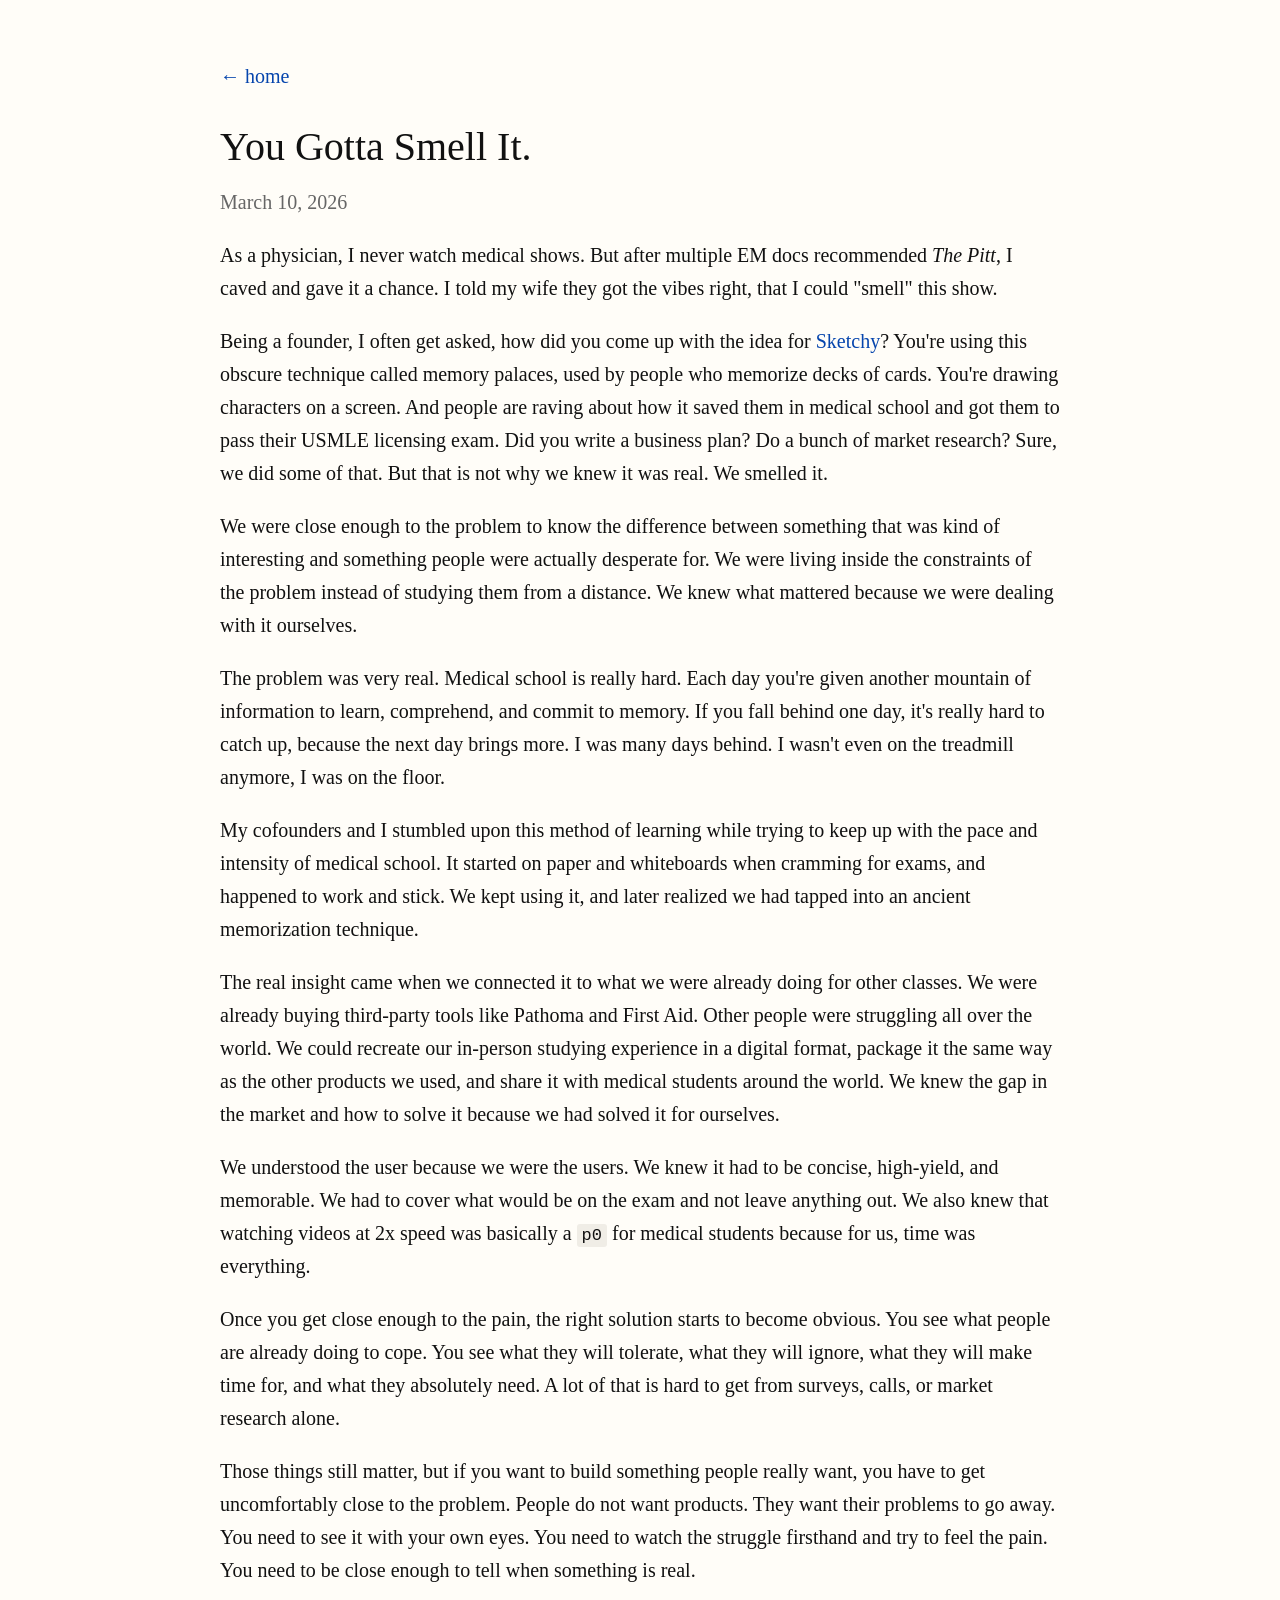
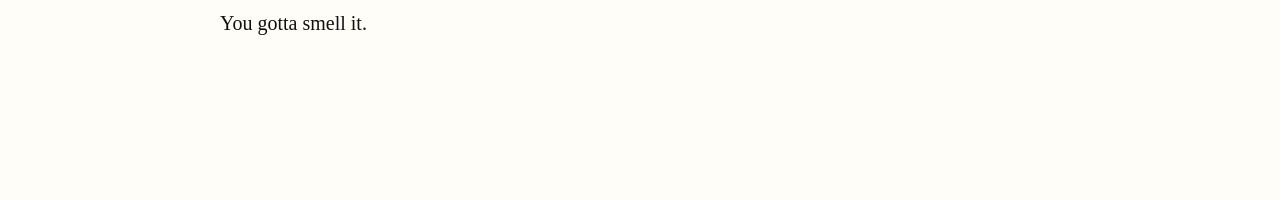
<file: posts/you-gotta-smell-it.html>
<!doctype html>
<html lang="en">
<head>
  <meta charset="utf-8">
  <meta name="viewport" content="width=device-width, initial-scale=1">
  <title>You Gotta Smell It.</title>
  <meta name="description" content="A short post on product intuition, proximity to user pain, and how Sketchy came out of living the problem firsthand in medical school.">
  <link rel="stylesheet" href="/style.css">
</head>
<body>
  <main class="wrap">
    <p class="backlink"><a href="/">← home</a></p>

    <article>
      <h1>You Gotta Smell It.</h1>
      <p class="byline">March 10, 2026</p>

      <p>
        As a physician, I never watch medical shows. But after multiple EM docs recommended <em>The Pitt</em>, I caved and gave it a chance. I told my wife they got the vibes right, that I could "smell" this show.
      </p>

      <p>
        Being a founder, I often get asked, how did you come up with the idea for <a href="https://www.sketchy.com">Sketchy</a>? You're using this obscure technique called memory palaces, used by people who memorize decks of cards. You're drawing characters on a screen. And people are raving about how it saved them in medical school and got them to pass their USMLE licensing exam. Did you write a business plan? Do a bunch of market research? Sure, we did some of that. But that is not why we knew it was real. We smelled it.
      </p>

      <p>
        We were close enough to the problem to know the difference between something that was kind of interesting and something people were actually desperate for. We were living inside the constraints of the problem instead of studying them from a distance. We knew what mattered because we were dealing with it ourselves.
      </p>

      <p>
        The problem was very real. Medical school is really hard. Each day you're given another mountain of information to learn, comprehend, and commit to memory. If you fall behind one day, it's really hard to catch up, because the next day brings more. I was many days behind. I wasn't even on the treadmill anymore, I was on the floor.
      </p>

      <p>
        My cofounders and I stumbled upon this method of learning while trying to keep up with the pace and intensity of medical school. It started on paper and whiteboards when cramming for exams, and happened to work and stick. We kept using it, and later realized we had tapped into an ancient memorization technique. 
        </p>
        <p>
        The real insight came when we connected it to what we were already doing for other classes. We were already buying third-party tools like Pathoma and First Aid. Other people were struggling all over the world. We could recreate our in-person studying experience in a digital format, package it the same way as the other products we used, and share it with medical students around the world. We knew the gap in the market and how to solve it because we had solved it for ourselves.
      </p>

      <p>
        We understood the user because we were the users. We knew it had to be concise, high-yield, and memorable. We had to cover what would be on the exam and not leave anything out. We also knew that watching videos at 2x speed was basically a <code>p0</code> for medical students because for us, time was everything. 
      </p>

      <p>
        Once you get close enough to the pain, the right solution starts to become obvious. You see what people are already doing to cope. You see what they will tolerate, what they will ignore, what they will make time for, and what they absolutely need. A lot of that is hard to get from surveys, calls, or market research alone.
      </p>

      <p>
        Those things still matter, but if you want to build something people really want, you have to get uncomfortably close to the problem. People do not want products. They want their problems to go away. You need to see it with your own eyes. You need to watch the struggle firsthand and try to feel the pain. You need to be close enough to tell when something is real.
      </p>

      <p>
        You gotta smell it.
      </p>
    </article>
  </main>
</body>
</html>
</file>
<file: style.css>
:root {
  --bg: #fffdf8;
  --fg: #111111;
  --muted: #666666;
  --line: #dddddd;
  --link: #0645ad;
  --max: 42rem;
}

html {
  font-size: 20px;
}

body {
  margin: 0;
  padding: 0;
  background: var(--bg);
  color: var(--fg);
  font-family: Georgia, "Times New Roman", Times, serif;
  line-height: 1.65;
}

.wrap {
  max-width: var(--max);
  margin: 3rem auto;
  padding: 0 1rem 4rem;
}

.site-header {
  margin-bottom: 2.5rem;
}

h1, h2, h3 {
  font-weight: normal;
  line-height: 1.2;
  margin: 0 0 0.75rem;
}

h1 {
  font-size: 2rem;
}

h2 {
  font-size: 1.35rem;
  margin-top: 2rem;
}

p {
  margin: 0 0 1rem;
}

a {
  color: var(--link);
  text-decoration: none;
}

a:hover {
  text-decoration: underline;
}

.site-header h1 a {
  color: var(--fg);
}

.tagline,
.date,
.footer,
.byline {
  color: var(--muted);
}

.nav {
  margin: 1rem 0 0;
}

.nav a {
  margin-right: 1rem;
}

.postlist {
  list-style: none;
  padding: 0;
  margin: 0;
}

.postlist li {
  margin: 0.6rem 0;
}

.date {
  display: inline-block;
  min-width: 7rem;
}

article {
  margin-top: 1rem;
}

.backlink {
  margin-bottom: 1.5rem;
}

.footer {
  border-top: 1px solid var(--line);
  margin-top: 3rem;
  padding-top: 1rem;
  font-size: 0.95rem;
}

blockquote {
  margin: 1.25rem 0;
  padding-left: 1rem;
  border-left: 3px solid var(--line);
  color: var(--muted);
}

code {
  font-family: "Courier New", Courier, monospace;
  font-size: 0.85em;
  background: #f0ede6;
  padding: 2px 5px;
  border-radius: 3px;
}

img {
  max-width: 100%;
  height: auto;
}

table {
  width: 100%;
  border-collapse: collapse;
  margin: 1.5rem 0;
}

th {
  text-align: left;
  font-size: 0.85em;
  color: var(--muted);
  font-weight: normal;
  text-transform: uppercase;
  letter-spacing: 0.5px;
  padding: 0.5rem 1rem 0.5rem 0;
  border-bottom: 2px solid var(--line);
}

td {
  padding: 0.6rem 1rem 0.6rem 0;
  border-bottom: 1px solid #eee;
}
</file>
